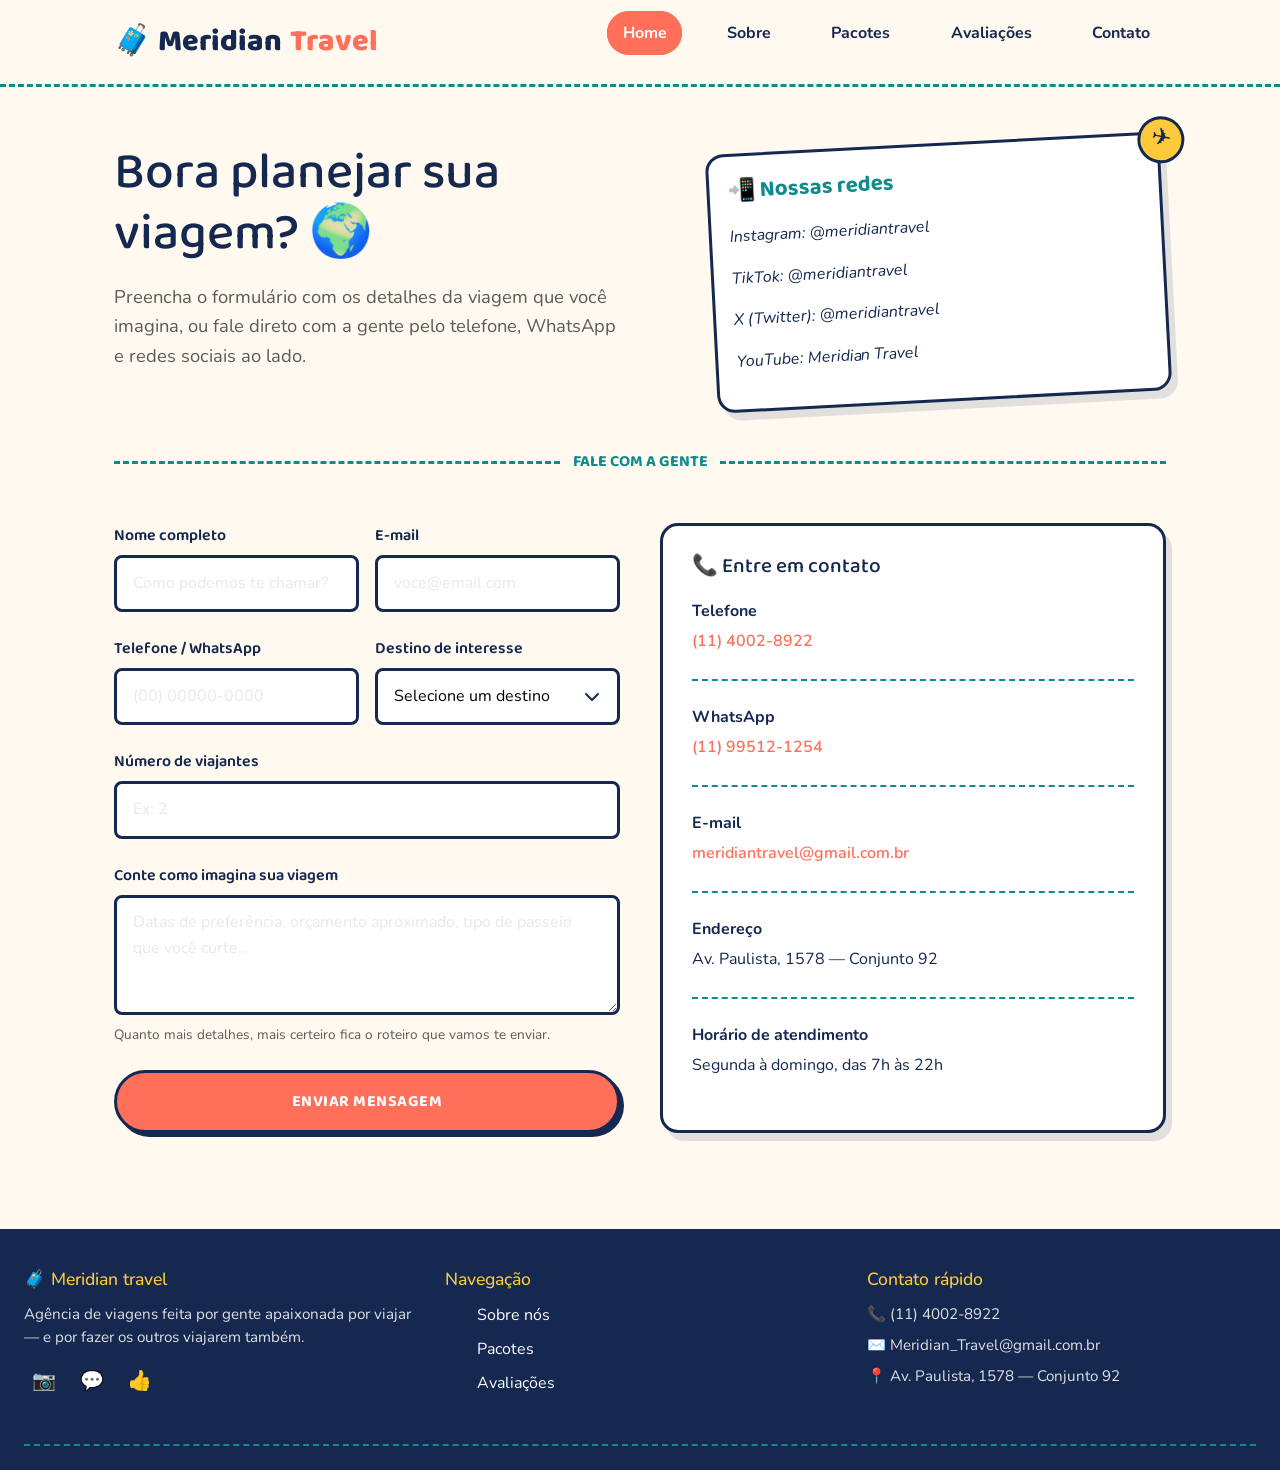
<file: Contato.html>
<!DOCTYPE html>
<html lang="pt-BR">

<head>
  <meta charset="UTF-8">
  <meta name="viewport" content="width=device-width, initial-scale=1.0">
  <title>Contato — Meridian Travel</title>
  <link rel="icon" href="https://th.bing.com/th/id/OIP.9bBPVVxENRC1uZ5atLbyDgHaI_?w=159&h=195&c=7&r=0&o=7&pid=1.7&rm=3" type="é o cong">
  <meta name="description" content="Fale com a agência de viagens Meridian Travel e comece a planejar sua próxima viagem.">
  <link href="https://cdn.jsdelivr.net/npm/bootstrap@5.3.3/dist/css/bootstrap.min.css" rel="stylesheet">
  <link rel="stylesheet" href="style/style.css">
</head>

<body>
  <header class="cabecalho">
    <nav class="nav-container">
      <a href="index.html" class="logo">🧳 Meridian<span>Travel</span></a>
      <ul class="menu">
        <li><a href="Index.html" aria-current="page">Home</a></li>
        <li><a href="Sobre.html">Sobre</a></li>
        <li><a href="Pacotes.html">Pacotes</a></li>
        <li><a href="Avaliacoes.html">Avaliações</a></li>
        <li><a href="Contato.html">Contato</a></li>
      </ul>
    </nav>
  </header>

  <main>
    <section class="hero">

      <div class="hero-texto">
        <h1>Bora planejar sua viagem? 🌍</h1>
        <p>Preencha o formulário com os detalhes da viagem que você imagina, ou fale direto com a gente pelo telefone, WhatsApp e redes sociais ao lado.</p>
      </div>
      <div class="selo-postal">
        <div class="destino">📲 Nossas redes</div>
        <p class="frase">Instagram: @meridiantravel</p>
        <p class="frase">TikTok: @meridiantravel</p>
        <p class="frase">X (Twitter): @meridiantravel</p>
        <p class="frase">YouTube: Meridian Travel</p>
      </div>
    </section>

    <div class="rota">FALE COM A GENTE</div>
    <section class="secao">
      <div class="duas-colunas">
        <form class="form-contato" action="#" method="post">
          <div class="linha-dupla">
            <div class="campo">
              <label for="nome">Nome completo</label>
              <input type="text" id="nome" name="nome" placeholder="Como podemos te chamar?" required>
            </div>
            <div class="campo">
              <label for="email">E-mail</label>
              <input type="email" id="email" name="email" placeholder="voce@email.com" required>
            </div>
          </div>

          <div class="linha-dupla">
            <div class="campo">
              <label for="telefone">Telefone / WhatsApp</label>
              <input type="tel" id="telefone" name="telefone" placeholder="(00) 00000-0000">
            </div>
            <div class="campo">
              <label for="destino">Destino de interesse</label>
              <select id="destino" name="destino">
                <option value="">Selecione um destino</option>
                <option value="jericoacoara">Jericoacoera, CE</option>
                <option value="chapada-diamantina">Chapada Diamantina, BA</option>
                <option value="rio-de-janeiro">Rio de Janeiro, RJ</option>
                <option value="bonito">Bonito, MS</option>
                <option value="lençóis">Lençóis Maranhenses, MA</option>
                <option value="foz">Foz do Iguaçu, PR</option>
                <option value="maragogi">Maragogi, AL</option>
                <option value="olimpia">Olimpia, PE</option>
                <option value="paris">Paris, França</option>
                <option value="lisboa">Lisboa, Portugal</option>
                <option value="bariloche">Bariloche, Argentina</option>
                <option value="nova-york">Nova York, EUA</option>
                <option value="marrakech">Marrakech, Marrocos</option>
                <option value="toqui">Tóquio, Japão</option>
                <option value="phuket">Phuket, Tailândia</option>
                <option value="roma">Roma, Itália</option>
                <option value="outro">Outro / ainda não sei</option>
              </select>
            </div>
          </div>

          <div class="campo">
            <label for="viajantes">Número de viajantes</label>
            <input type="number" id="viajantes" name="viajantes" min="1" max="10" placeholder="Ex: 2">
          </div>

          <div class="campo">
            <label for="mensagem">Conte como imagina sua viagem</label>
            <textarea id="mensagem" name="mensagem" placeholder="Datas de preferência, orçamento aproximado, tipo de passeio que você curte..."></textarea>
            <small>Quanto mais detalhes, mais certeiro fica o roteiro que vamos te enviar.</small>
          </div>

          <button type="submit" class="botao botao-principal">Enviar mensagem</button>
        </form>
        <div class="info-contato">
          <h3>📞 Entre em contato</h3>
          <div class="item-contato">
            <strong>Telefone</strong>
            <a href="tel:+551140028922">(11) 4002-8922</a>
          </div>
          <div class="item-contato">
            <strong>WhatsApp</strong>
            <a href="https://wa.me/5511995121254" target="_blank" rel="noreferrer">(11) 99512-1254</a>
          </div>
          <div class="item-contato">
            <strong>E-mail</strong>
            <a href="mailto:meridiantravel@gmail.com.br">meridiantravel@gmail.com.br</a>
          </div>
          <div class="item-contato">
            <strong>Endereço</strong>
            <span>Av. Paulista, 1578 — Conjunto 92</span>
          </div>
          <div class="item-contato">
            <strong>Horário de atendimento</strong>
            <span>Segunda à domingo, das 7h às 22h</span>
          </div>
        </div>

      </div>
    </section>

  </main>
  <footer class="rodape">
        <div class="rodape-conteudo">
            <div>
                <h4>🧳 Meridian travel</h4>
                <p>Agência de viagens feita por gente apaixonada por viajar — e por fazer os outros viajarem também.</p>
                <div class="redes-sociais">
                    <a href="Contato.html" aria-label="Instagram">📷</a>
                    <a href="Contato.html" aria-label="WhatsApp">💬</a>
                    <a href="Contato.html" aria-label="Facebook">👍</a>
                </div>
            </div>
            <div>
                <h4>Navegação</h4>
                <ul>
                    <li><a href="Sobre.html">Sobre nós</a></li>
                    <li><a href="Pacotes.html">Pacotes</a></li>
                    <li><a href="Avaliacoes.html">Avaliações</a></li>
                </ul>
            </div>
            <div>
                <h4>Contato rápido</h4>
                <p>📞 (11) 4002-8922</p>
                <p>✉️ Meridian_Travel@gmail.com.br</p>
                <p>📍 Av. Paulista, 1578 — Conjunto 92</p>
            </div>
        </div>
    </footer>
</body>
</html>
</file>
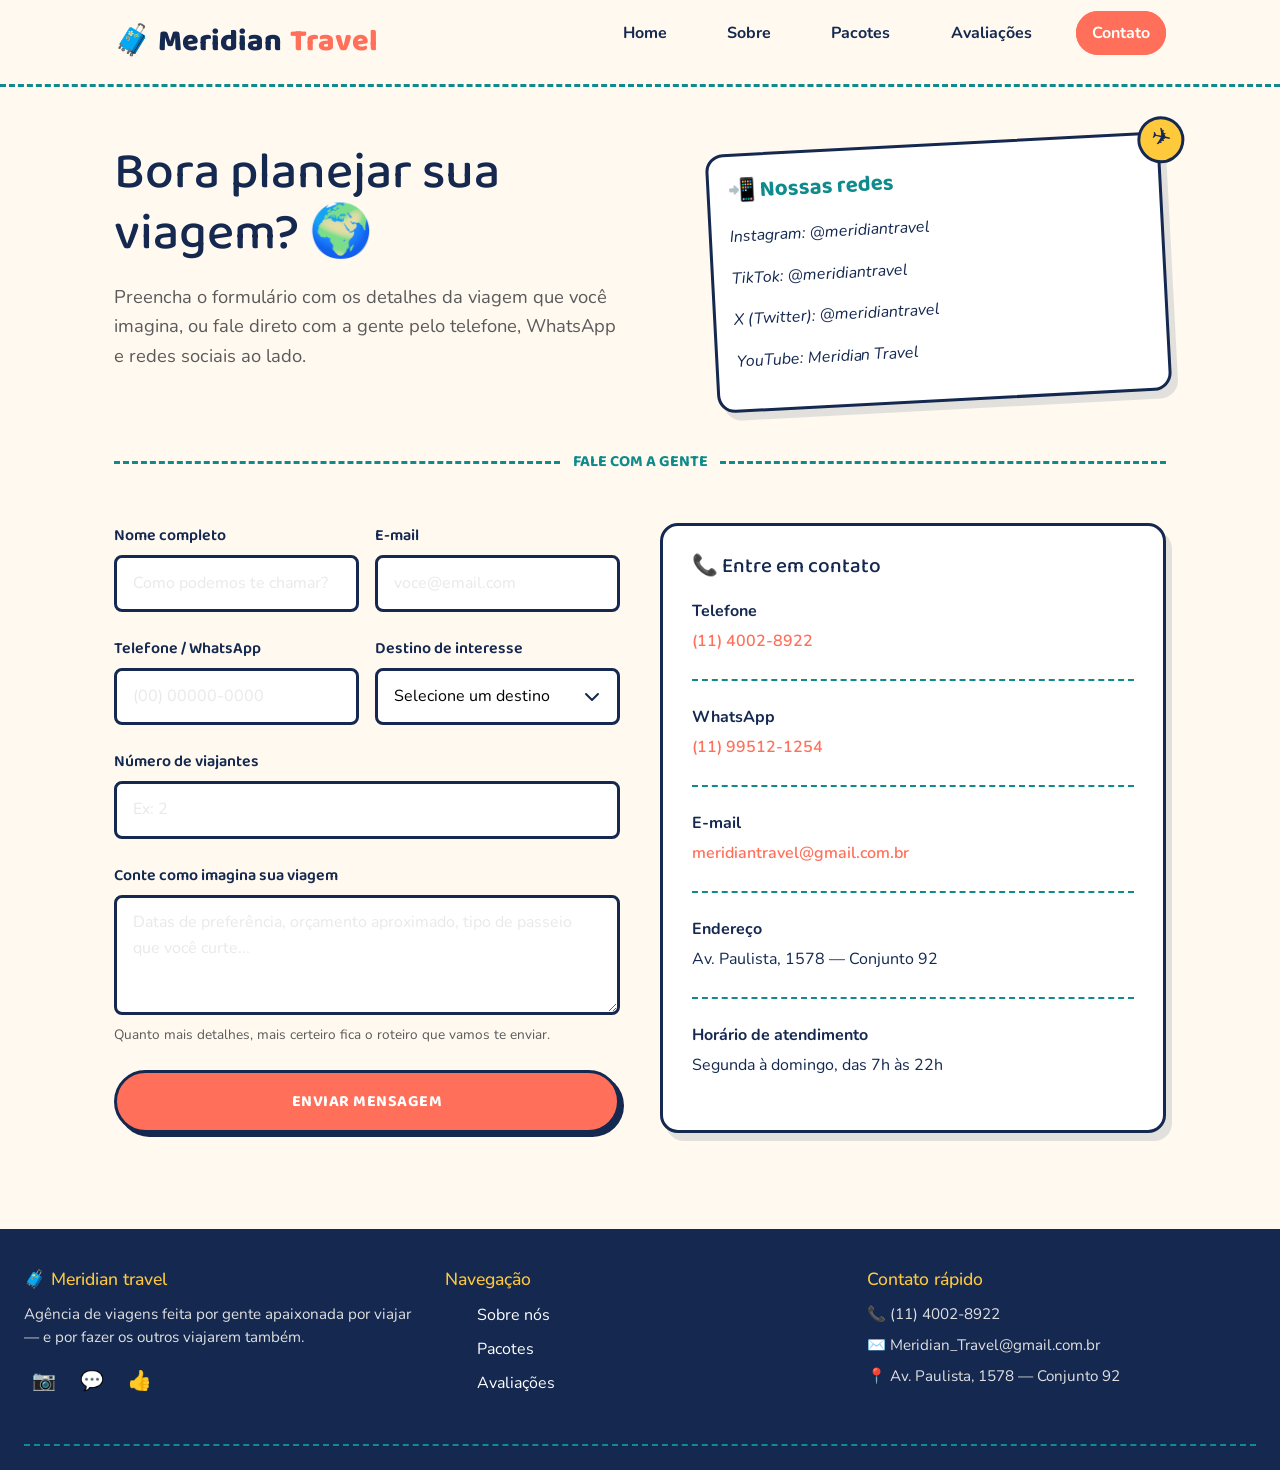
<file: contato.html>
<!DOCTYPE html>
<html lang="pt-BR">

<head>
  <meta charset="UTF-8">
  <meta name="viewport" content="width=device-width, initial-scale=1.0">
  <title>Contato — Meridian Travel</title>
  <link rel="icon" href="https://th.bing.com/th/id/OIP.9bBPVVxENRC1uZ5atLbyDgHaI_?w=159&h=195&c=7&r=0&o=7&pid=1.7&rm=3" type="é o cong">
  <meta name="description" content="Fale com a agência de viagens Meridian Travel e comece a planejar sua próxima viagem.">
  <link href="https://cdn.jsdelivr.net/npm/bootstrap@5.3.3/dist/css/bootstrap.min.css" rel="stylesheet">
  <link rel="stylesheet" href="style/style.css">
</head>

<body>
  <header class="cabecalho">
    <nav class="nav-container">
      <a href="index.html" class="logo">🧳 Meridian<span>Travel</span></a>
      <ul class="menu">
        <li><a href="index.html">Home</a></li>
        <li><a href="sobre.html">Sobre</a></li>
        <li><a href="pacotes.html">Pacotes</a></li>
        <li><a href="avaliacoes.html">Avaliações</a></li>
        <li><a href="contato.html" aria-current="page">Contato</a></li>
      </ul>
    </nav>
  </header>

  <main>
    <section class="hero">

      <div class="hero-texto">
        <h1>Bora planejar sua viagem? 🌍</h1>
        <p>Preencha o formulário com os detalhes da viagem que você imagina, ou fale direto com a gente pelo telefone, WhatsApp e redes sociais ao lado.</p>
      </div>
      <div class="selo-postal">
        <div class="destino">📲 Nossas redes</div>
        <p class="frase">Instagram: @meridiantravel</p>
        <p class="frase">TikTok: @meridiantravel</p>
        <p class="frase">X (Twitter): @meridiantravel</p>
        <p class="frase">YouTube: Meridian Travel</p>
      </div>
    </section>

    <div class="rota">FALE COM A GENTE</div>
    <section class="secao">
      <div class="duas-colunas">
        <form class="form-contato" action="#" method="post">
          <div class="linha-dupla">
            <div class="campo">
              <label for="nome">Nome completo</label>
              <input type="text" id="nome" name="nome" placeholder="Como podemos te chamar?" required>
            </div>
            <div class="campo">
              <label for="email">E-mail</label>
              <input type="email" id="email" name="email" placeholder="voce@email.com" required>
            </div>
          </div>

          <div class="linha-dupla">
            <div class="campo">
              <label for="telefone">Telefone / WhatsApp</label>
              <input type="tel" id="telefone" name="telefone" placeholder="(00) 00000-0000">
            </div>
            <div class="campo">
              <label for="destino">Destino de interesse</label>
              <select id="destino" name="destino">
                <option value="">Selecione um destino</option>
                <option value="jericoacoara">Jericoacoera, CE</option>
                <option value="chapada-diamantina">Chapada Diamantina, BA</option>
                <option value="rio-de-janeiro">Rio de Janeiro, RJ</option>
                <option value="bonito">Bonito, MS</option>
                <option value="lençóis">Lençóis Maranhenses, MA</option>
                <option value="foz">Foz do Iguaçu, PR</option>
                <option value="maragogi">Maragogi, AL</option>
                <option value="olimpia">Olimpia, PE</option>
                <option value="paris">Paris, França</option>
                <option value="lisboa">Lisboa, Portugal</option>
                <option value="bariloche">Bariloche, Argentina</option>
                <option value="nova-york">Nova York, EUA</option>
                <option value="marrakech">Marrakech, Marrocos</option>
                <option value="toqui">Tóquio, Japão</option>
                <option value="phuket">Phuket, Tailândia</option>
                <option value="roma">Roma, Itália</option>
                <option value="outro">Outro / ainda não sei</option>
              </select>
            </div>
          </div>

          <div class="campo">
            <label for="viajantes">Número de viajantes</label>
            <input type="number" id="viajantes" name="viajantes" min="1" max="10" placeholder="Ex: 2">
          </div>

          <div class="campo">
            <label for="mensagem">Conte como imagina sua viagem</label>
            <textarea id="mensagem" name="mensagem" placeholder="Datas de preferência, orçamento aproximado, tipo de passeio que você curte..."></textarea>
            <small>Quanto mais detalhes, mais certeiro fica o roteiro que vamos te enviar.</small>
          </div>

          <button type="submit" class="botao botao-principal">Enviar mensagem</button>
        </form>
        <div class="info-contato">
          <h3>📞 Entre em contato</h3>
          <div class="item-contato">
            <strong>Telefone</strong>
            <a href="tel:+551140028922">(11) 4002-8922</a>
          </div>
          <div class="item-contato">
            <strong>WhatsApp</strong>
            <a href="https://wa.me/5511995121254" target="_blank" rel="noreferrer">(11) 99512-1254</a>
          </div>
          <div class="item-contato">
            <strong>E-mail</strong>
            <a href="mailto:meridiantravel@gmail.com.br">meridiantravel@gmail.com.br</a>
          </div>
          <div class="item-contato">
            <strong>Endereço</strong>
            <span>Av. Paulista, 1578 — Conjunto 92</span>
          </div>
          <div class="item-contato">
            <strong>Horário de atendimento</strong>
            <span>Segunda à domingo, das 7h às 22h</span>
          </div>
        </div>

      </div>
    </section>

  </main>
  <footer class="rodape">
        <div class="rodape-conteudo">
            <div>
                <h4>🧳 Meridian travel</h4>
                <p>Agência de viagens feita por gente apaixonada por viajar — e por fazer os outros viajarem também.</p>
                <div class="redes-sociais">
                    <a href="Contato.html" aria-label="Instagram">📷</a>
                    <a href="Contato.html" aria-label="WhatsApp">💬</a>
                    <a href="Contato.html" aria-label="Facebook">👍</a>
                </div>
            </div>
            <div>
                <h4>Navegação</h4>
                <ul>
                    <li><a href="Sobre.html">Sobre nós</a></li>
                    <li><a href="Pacotes.html">Pacotes</a></li>
                    <li><a href="Avaliacoes.html">Avaliações</a></li>
                </ul>
            </div>
            <div>
                <h4>Contato rápido</h4>
                <p>📞 (11) 4002-8922</p>
                <p>✉️ Meridian_Travel@gmail.com.br</p>
                <p>📍 Av. Paulista, 1578 — Conjunto 92</p>
            </div>
        </div>
    </footer>
</body>
</html>
</file>
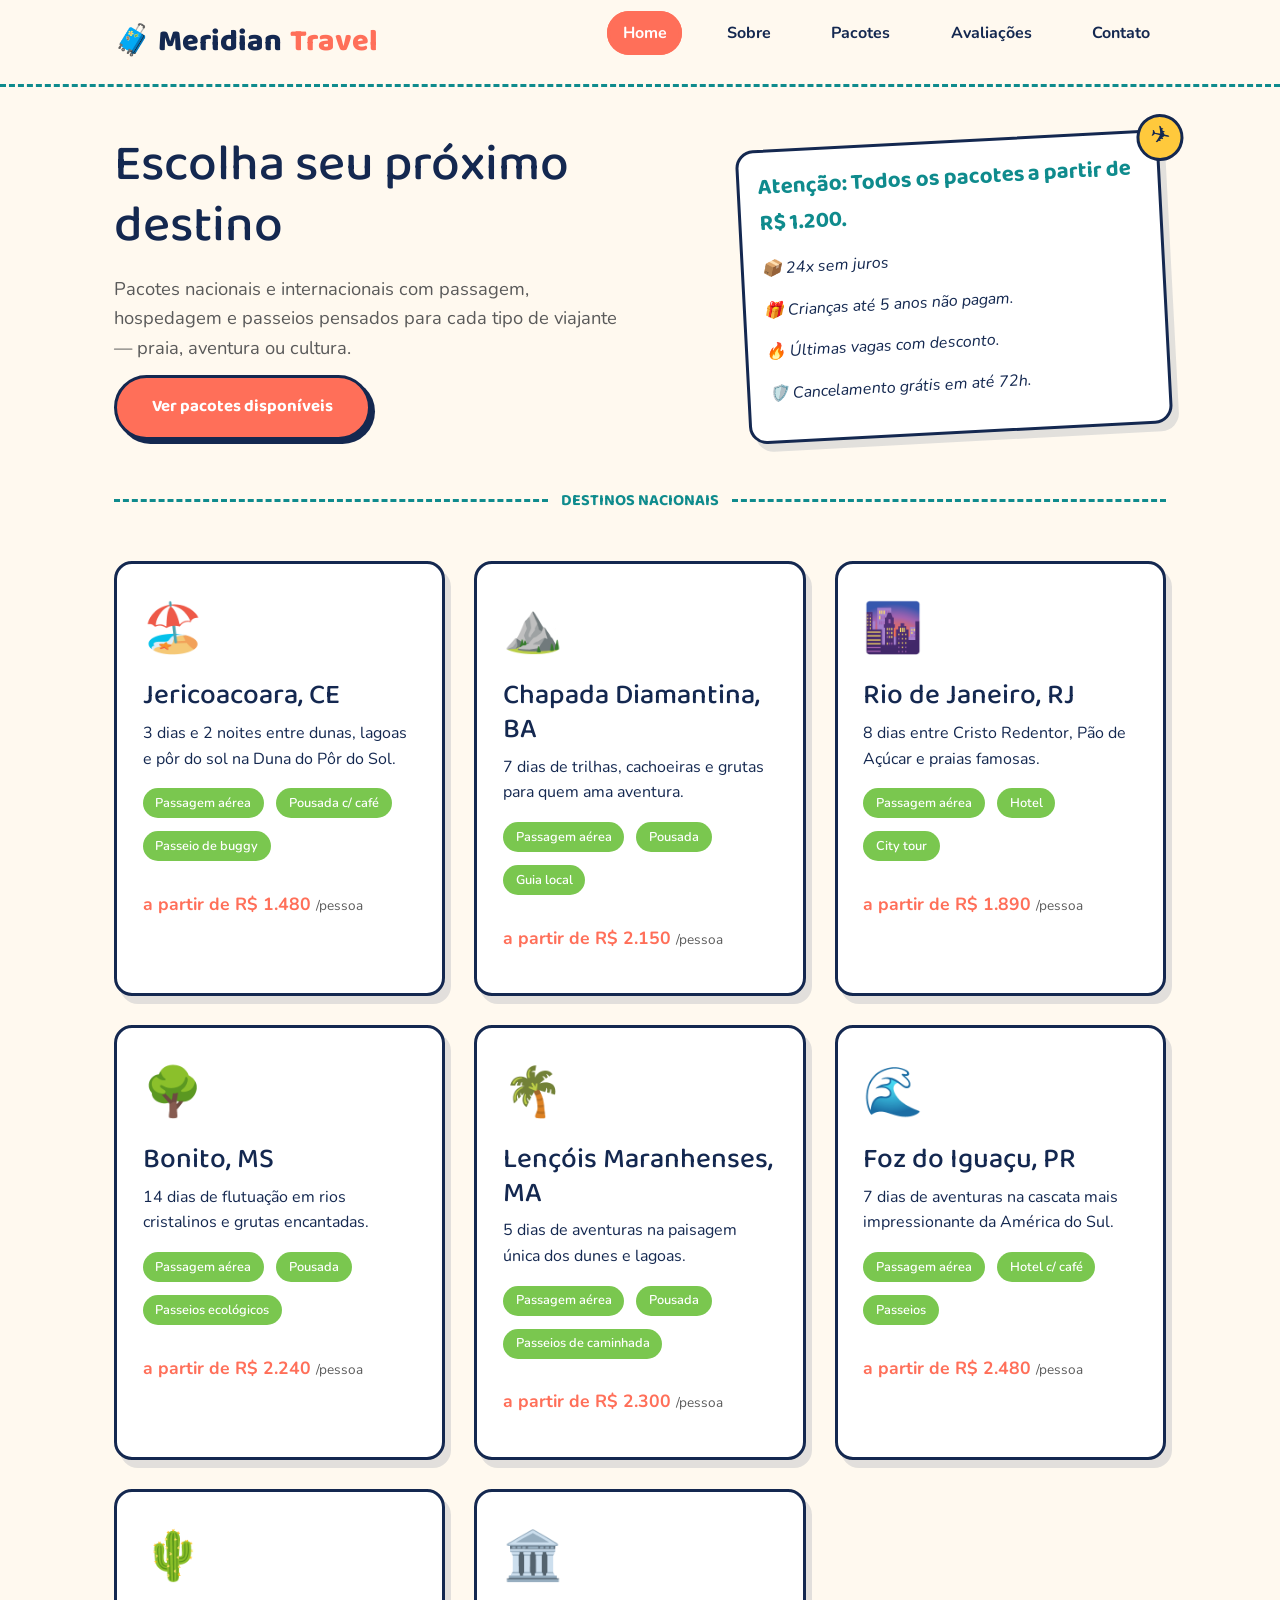
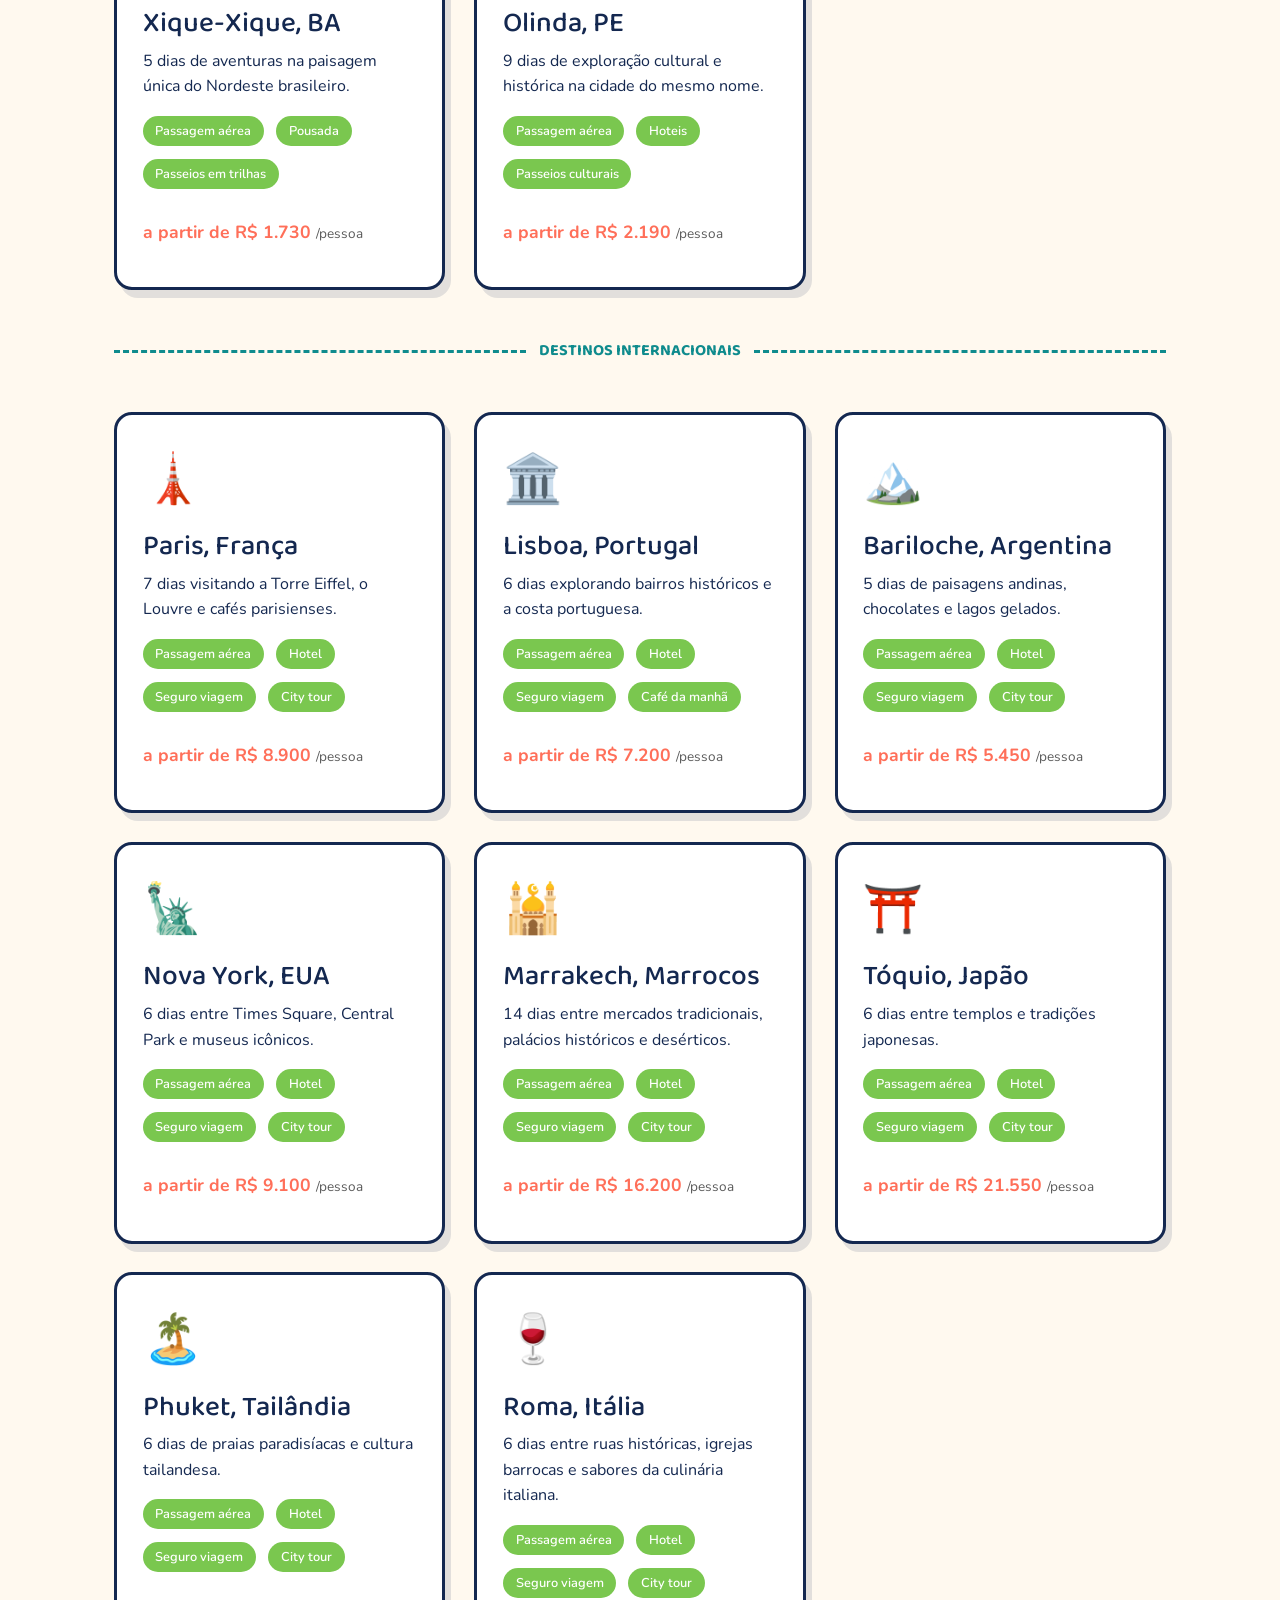
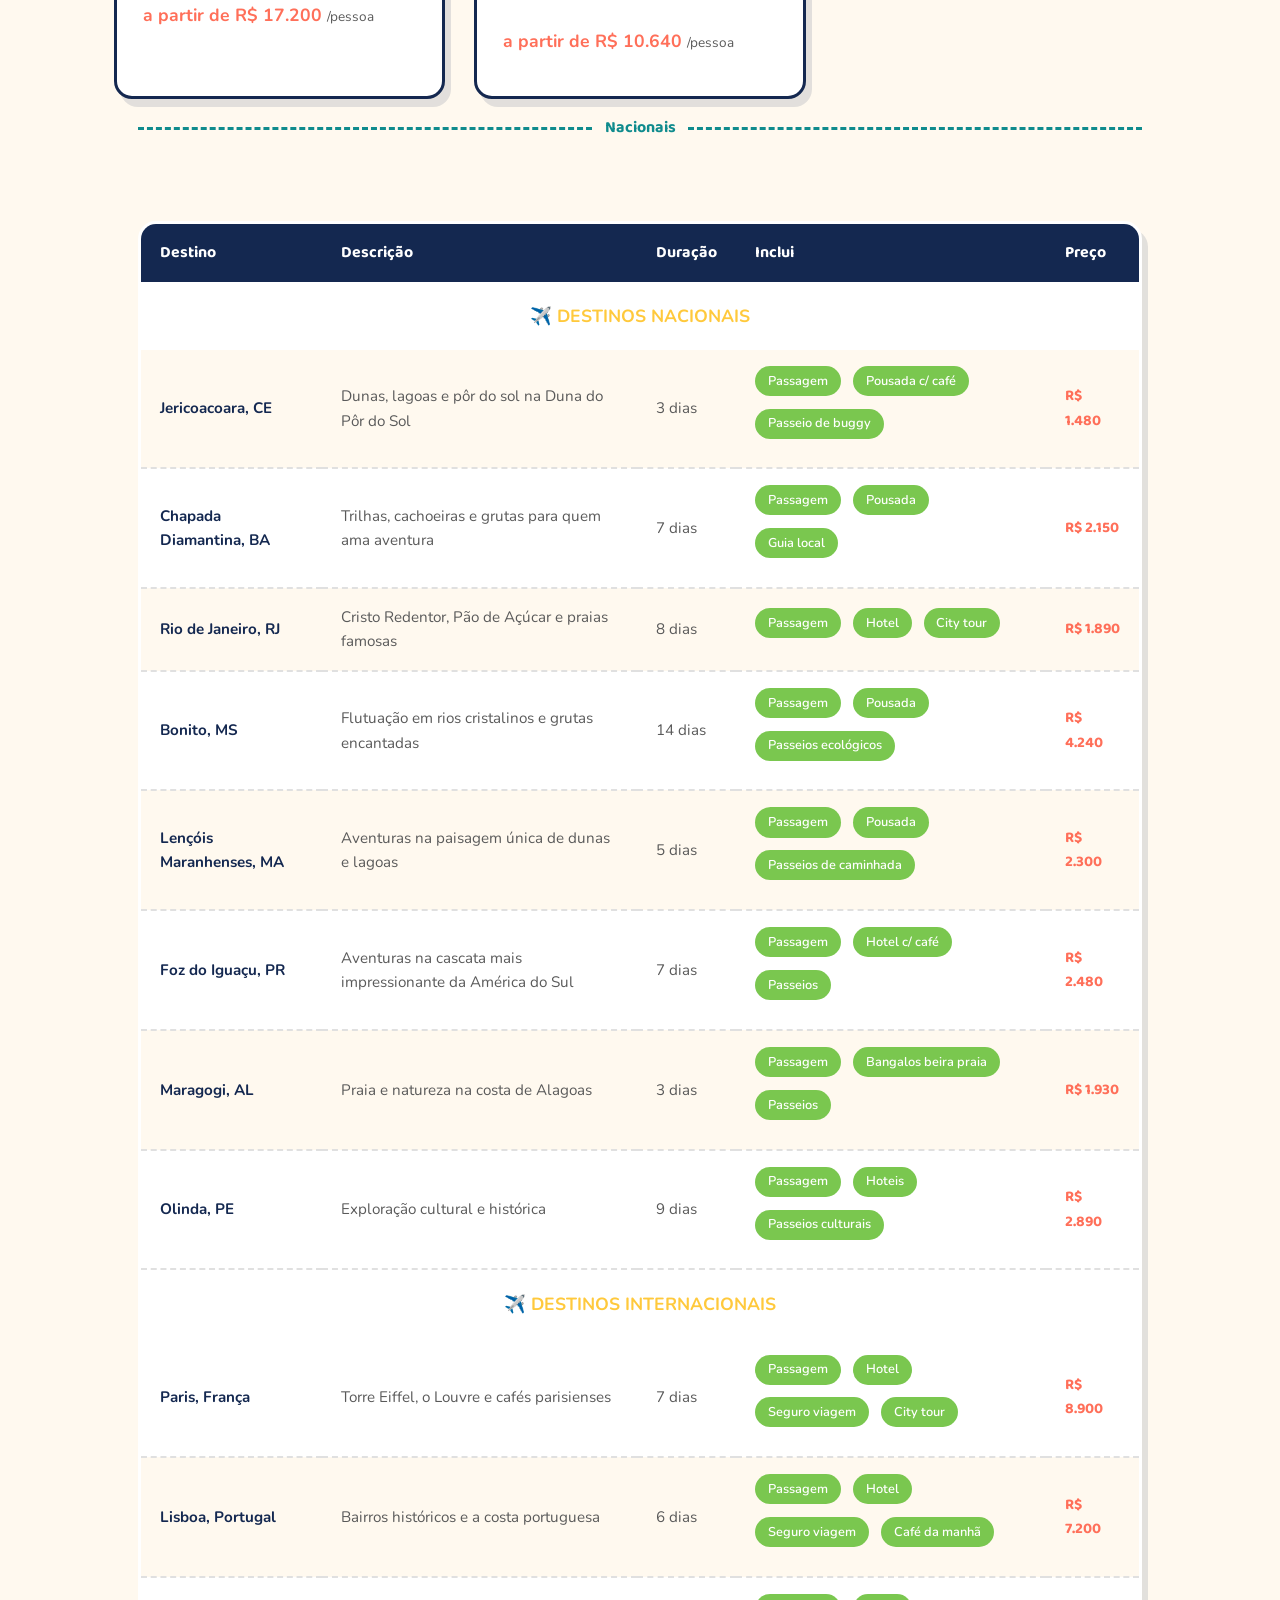
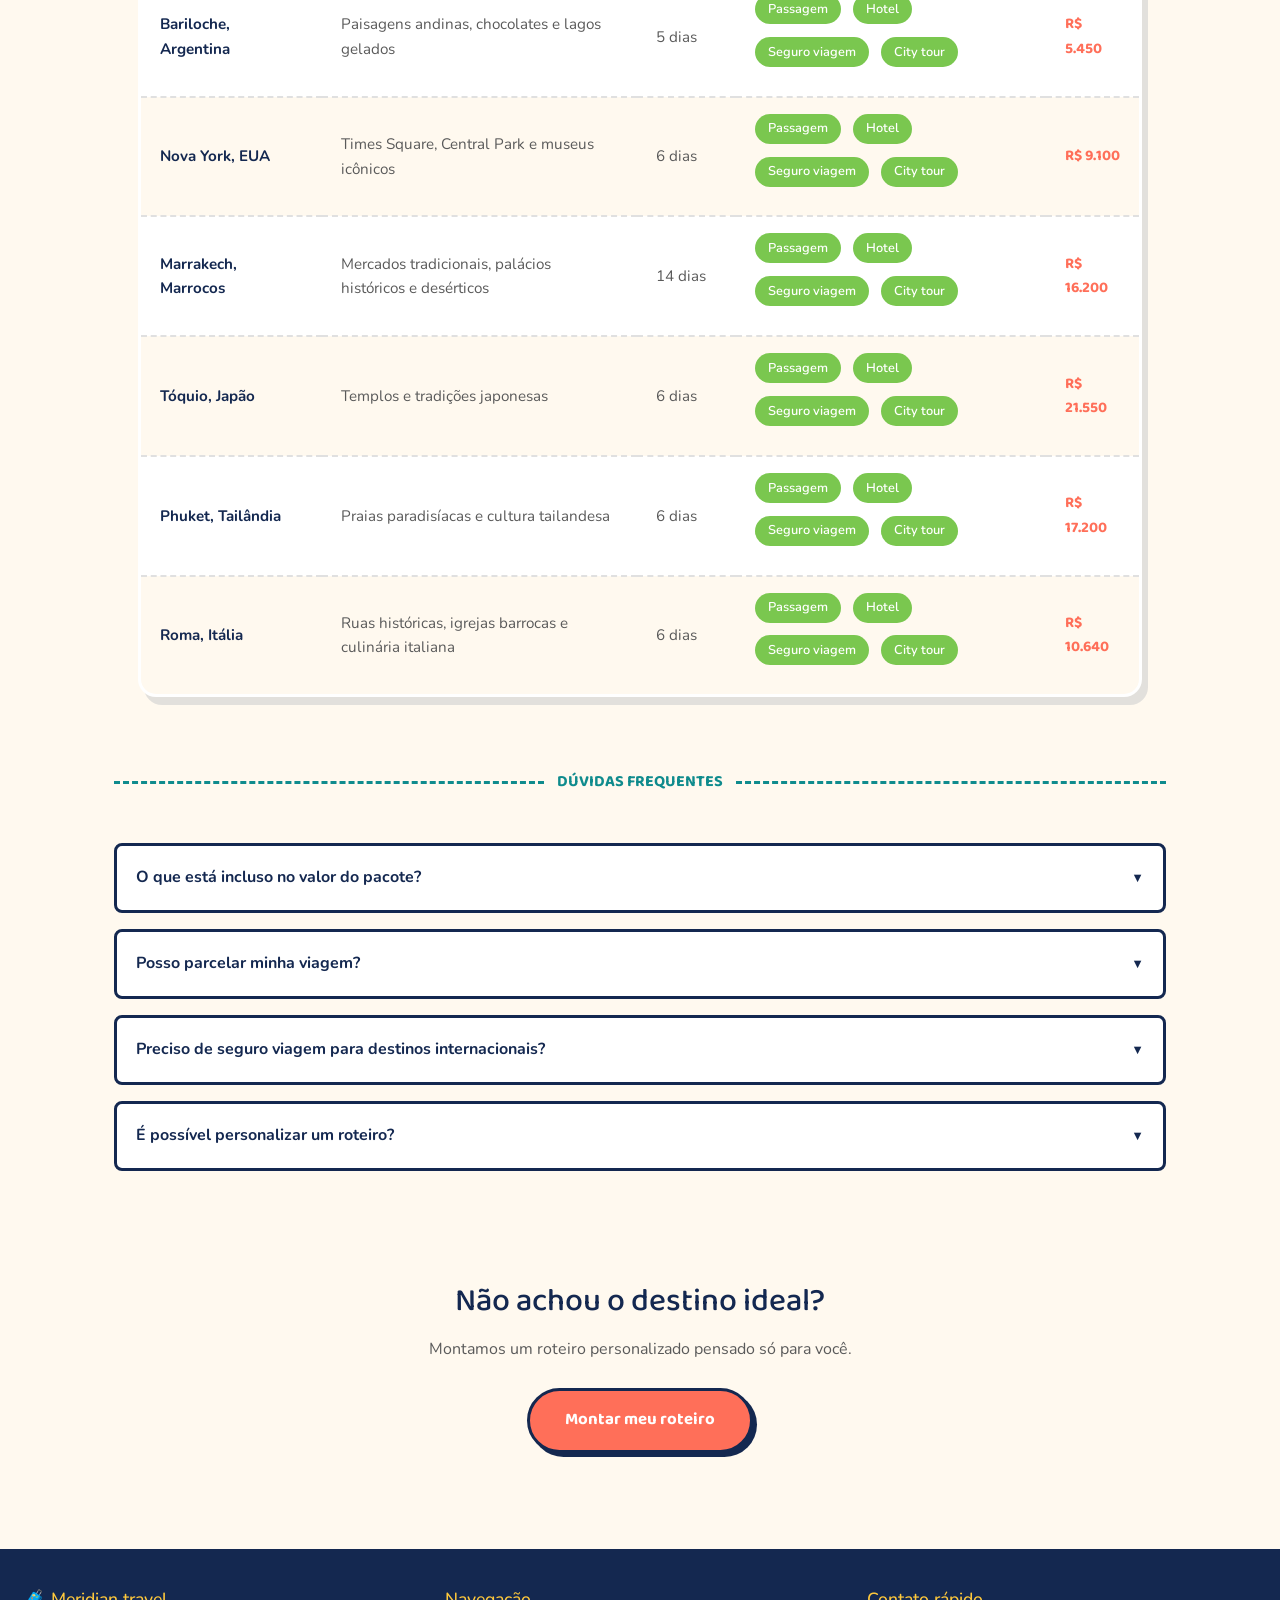
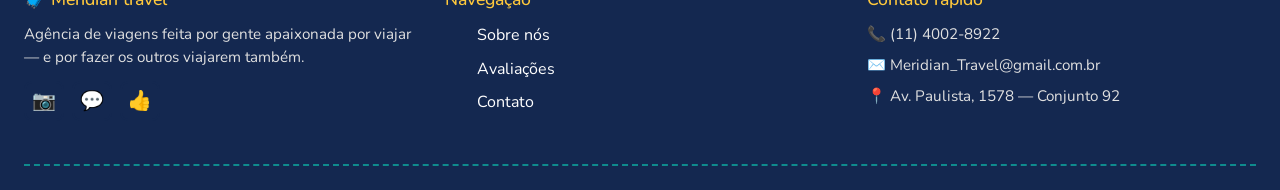
<file: Pacotes.html>
<!DOCTYPE html>
<html lang="pt-BR">

<head>
  <meta charset="UTF-8">
  <meta name="viewport" content="width=device-width, initial-scale=1.0">
  <title>Pacotes de viagem — Meridian Travel</title>
  <link rel="icon" href="https://th.bing.com/th/id/OIP.9bBPVVxENRC1uZ5atLbyDgHaI_?w=159&h=195&c=7&r=0&o=7&pid=1.7&rm=3" type="é o cong">
  <meta name="description"
    content="Confira os pacotes de viagem nacionais e internacionais da agência Meridian Travel, com preços e o que está incluso.">
  <link href="https://cdn.jsdelivr.net/npm/bootstrap@5.3.3/dist/css/bootstrap.min.css" rel="stylesheet">
  <link rel="stylesheet" href="style/style.css">
</head>

<body>
  <header class="cabecalho">
    <nav class="nav-container">
      <a href="index.html" class="logo">🧳 Meridian<span>Travel</span></a>
      <ul class="menu">
        <li><a href="Index.html" aria-current="page">Home</a></li>
        <li><a href="Sobre.html">Sobre</a></li>
        <li><a href="Pacotes.html">Pacotes</a></li>
        <li><a href="Avaliacoes.html">Avaliações</a></li>
        <li><a href="Contato.html">Contato</a></li>
      </ul>
    </nav>
  </header>

  <main>
    <section class="secao">
      <div class="row align-items-center g-4">
        <div class="hero-texto col-lg-7">
          <h1>Escolha seu próximo destino</h1>
          <p>Pacotes nacionais e internacionais com passagem, hospedagem e passeios pensados para cada tipo de viajante —
            praia, aventura ou cultura.</p>
          <div class="hero-botoes">
            <a href="#todos-pacotes" class="botao botao-principal">Ver pacotes disponíveis</a>
          </div>
        </div>
        <div class="col-lg-5">
          <div class="selo-postal">
            <div class="destino">Atenção: Todos os pacotes a partir de R$ 1.200.</div>
            <p class="frase">📦 24x sem juros</p>
            <p class="frase">🎁 Crianças até 5 anos não pagam.</p>
            <p class="frase">🔥 Últimas vagas com desconto.</p>
            <p class="frase">🛡️ Cancelamento grátis em até 72h.</p>
          </div>
        </div>
      </div>
    </section>

    <div class="rota">DESTINOS NACIONAIS</div>
    <section class="secao" id="todos-pacotes">
      <div class="grade-cartoes">
        <article class="cartao">
          <div class="emoji-destino">🏖️</div>
          <h3>Jericoacoara, CE</h3>
          <p>3 dias e 2 noites entre dunas, lagoas e pôr do sol na Duna do Pôr do Sol.</p>
          <span class="tag-inclui">Passagem aérea</span>
          <span class="tag-inclui">Pousada c/ café</span>
          <span class="tag-inclui">Passeio de buggy</span>
          <p class="preco">a partir de R$ 1.480 <small>/pessoa</small></p>
        </article>
        <article class="cartao">
          <div class="emoji-destino">⛰️</div>
          <h3>Chapada Diamantina, BA</h3>
          <p>7 dias de trilhas, cachoeiras e grutas para quem ama aventura.</p>
          <span class="tag-inclui">Passagem aérea</span>
          <span class="tag-inclui">Pousada</span>
          <span class="tag-inclui">Guia local</span>
          <p class="preco">a partir de R$ 2.150 <small>/pessoa</small></p>
        </article>
        <article class="cartao">
          <div class="emoji-destino">🌆</div>
          <h3>Rio de Janeiro, RJ</h3>
          <p>8 dias entre Cristo Redentor, Pão de Açúcar e praias famosas.</p>
          <span class="tag-inclui">Passagem aérea</span>
          <span class="tag-inclui">Hotel</span>
          <span class="tag-inclui">City tour</span>
          <p class="preco">a partir de R$ 1.890 <small>/pessoa</small></p>
        </article>
        <article class="cartao">
          <div class="emoji-destino">🌳</div>
          <h3>Bonito, MS</h3>
          <p>14 dias de flutuação em rios cristalinos e grutas encantadas.</p>
          <span class="tag-inclui">Passagem aérea</span>
          <span class="tag-inclui">Pousada</span>
          <span class="tag-inclui">Passeios ecológicos</span>
          <p class="preco">a partir de R$ 2.240 <small>/pessoa</small></p>
        </article>
        <article class="cartao">
          <div class="emoji-destino">🌴</div>
          <h3>Lençóis Maranhenses, MA</h3>
          <p>5 dias de aventuras na paisagem única dos dunes e lagoas.</p>
          <span class="tag-inclui">Passagem aérea</span>
          <span class="tag-inclui">Pousada</span>
          <span class="tag-inclui">Passeios de caminhada</span>
          <p class="preco">a partir de R$ 2.300 <small>/pessoa</small></p>
        </article>
        <article class="cartao">
          <div class="emoji-destino">🌊</div>
          <h3>Foz do Iguaçu, PR</h3>
          <p>7 dias de aventuras na cascata mais impressionante da América do Sul.</p>
          <span class="tag-inclui">Passagem aérea</span>
          <span class="tag-inclui">Hotel c/ café</span>
          <span class="tag-inclui">Passeios</span>
          <p class="preco">a partir de R$ 2.480 <small>/pessoa</small></p>
        </article>
        <article class="cartao">
          <div class="emoji-destino">🌵</div>
          <h3>Xique-Xique, BA</h3>
          <p>5 dias de aventuras na paisagem única do Nordeste brasileiro.</p>
          <span class="tag-inclui">Passagem aérea</span>
          <span class="tag-inclui">Pousada</span>
          <span class="tag-inclui">Passeios em trilhas</span>
          <p class="preco">a partir de R$ 1.730 <small>/pessoa</small></p>
        </article>
        <article class="cartao">
          <div class="emoji-destino">🏛️</div>
          <h3>Olinda, PE</h3>
          <p>9 dias de exploração cultural e histórica na cidade do mesmo nome.</p>
          <span class="tag-inclui">Passagem aérea</span>
          <span class="tag-inclui">Hoteis</span>
          <span class="tag-inclui">Passeios culturais</span>
          <p class="preco">a partir de R$ 2.190 <small>/pessoa</small></p>
        </article>
      </div>
    </section>

    <div class="rota">DESTINOS INTERNACIONAIS</div>
    <section class="secao">
      <div class="grade-cartoes">
        <article class="cartao">
          <div class="emoji-destino">🗼</div>
          <h3>Paris, França</h3>
          <p>7 dias visitando a Torre Eiffel, o Louvre e cafés parisienses.</p>
          <span class="tag-inclui">Passagem aérea</span>
          <span class="tag-inclui">Hotel</span>
          <span class="tag-inclui">Seguro viagem</span>
          <span class="tag-inclui">City tour</span>
          <p class="preco">a partir de R$ 8.900 <small>/pessoa</small></p>
        </article>
        <article class="cartao">
          <div class="emoji-destino">🏛️</div>
          <h3>Lisboa, Portugal</h3>
          <p>6 dias explorando bairros históricos e a costa portuguesa.</p>
          <span class="tag-inclui">Passagem aérea</span>
          <span class="tag-inclui">Hotel</span>
          <span class="tag-inclui">Seguro viagem</span>
          <span class="tag-inclui">Café da manhã</span>
          <p class="preco">a partir de R$ 7.200 <small>/pessoa</small></p>
        </article>
        <article class="cartao">
          <div class="emoji-destino">🏔️</div>
          <h3>Bariloche, Argentina</h3>
          <p>5 dias de paisagens andinas, chocolates e lagos gelados.</p>
          <span class="tag-inclui">Passagem aérea</span>
          <span class="tag-inclui">Hotel</span>
          <span class="tag-inclui">Seguro viagem</span>
          <span class="tag-inclui">City tour</span>
          <p class="preco">a partir de R$ 5.450 <small>/pessoa</small></p>
        </article>
        <article class="cartao">
          <div class="emoji-destino">🗽</div>
          <h3>Nova York, EUA</h3>
          <p>6 dias entre Times Square, Central Park e museus icônicos.</p>
          <span class="tag-inclui">Passagem aérea</span>
          <span class="tag-inclui">Hotel</span>
          <span class="tag-inclui">Seguro viagem</span>
          <span class="tag-inclui">City tour</span>
          <p class="preco">a partir de R$ 9.100 <small>/pessoa</small></p>
        </article>
        <article class="cartao">
          <div class="emoji-destino">🕌 </div>
          <h3>Marrakech, Marrocos</h3>
          <p>14 dias entre mercados tradicionais, palácios históricos e desérticos.</p>
          <span class="tag-inclui">Passagem aérea</span>
          <span class="tag-inclui">Hotel</span>
          <span class="tag-inclui">Seguro viagem</span>
          <span class="tag-inclui">City tour</span>
          <p class="preco">a partir de R$ 16.200 <small>/pessoa</small></p>
        </article>
        <article class="cartao">
          <div class="emoji-destino">⛩️</div>
          <h3>Tóquio, Japão</h3>
          <p>6 dias entre templos e tradições japonesas.</p>
          <span class="tag-inclui">Passagem aérea</span>
          <span class="tag-inclui">Hotel</span>
          <span class="tag-inclui">Seguro viagem</span>
          <span class="tag-inclui">City tour</span>
          <p class="preco">a partir de R$ 21.550 <small>/pessoa</small></p>
        </article>
        <article class="cartao">
          <div class="emoji-destino">🏝️</div>
          <h3>Phuket, Tailândia</h3>
          <p>6 dias de praias paradisíacas e cultura tailandesa.</p>
          <span class="tag-inclui">Passagem aérea</span>
          <span class="tag-inclui">Hotel</span>
          <span class="tag-inclui">Seguro viagem</span>
          <span class="tag-inclui">City tour</span>
          <p class="preco">a partir de R$ 17.200 <small>/pessoa</small></p>
        </article>
        <article class="cartao">
          <div class="emoji-destino">🍷</div>
          <h3>Roma, Itália</h3>
          <p>6 dias entre ruas históricas, igrejas barrocas e sabores da culinária italiana.</p>
          <span class="tag-inclui">Passagem aérea</span>
          <span class="tag-inclui">Hotel</span>
          <span class="tag-inclui">Seguro viagem</span>
          <span class="tag-inclui">City tour</span>
          <p class="preco">a partir de R$ 10.640 <small>/pessoa</small></p>
        </article>
      </div>

      <p><div class="rota">Nacionais</div></p>
      <div class="tabela-wrapper">
        <table class="tabela">
          <thead>
            <tr>
              <th>Destino</th>
              <th>Descrição</th>
              <th>Duração</th>
              <th>Inclui</th>
              <th>Preço</th>
            </tr>
          </thead>
          <tbody>
            <tr style="height: 30px; background: transparent;">
              <td colspan="5"
                style="text-align: center; font-weight: 700; color: var(--amarelo-sol); padding: 20px 0; border: none; font-size: 1.1rem;">
                ✈️ DESTINOS NACIONAIS</td>
            </tr>
            <tr>
              <td><strong>Jericoacoara, CE</strong></td>
              <td>Dunas, lagoas e pôr do sol na Duna do Pôr do Sol</td>
              <td>3 dias</td>
              <td><span class="tag-inclui">Passagem</span> <span class="tag-inclui">Pousada c/ café</span> <span class="tag-inclui">Passeio de buggy</span></td>
              <td class="preco-tabela">R$ 1.480</td>
            </tr>
            <tr>
              <td><strong>Chapada Diamantina, BA</strong></td>
              <td>Trilhas, cachoeiras e grutas para quem ama aventura</td>
              <td>7 dias</td>
              <td><span class="tag-inclui">Passagem</span> <span class="tag-inclui">Pousada</span> <span class="tag-inclui">Guia local</span></td>
              <td class="preco-tabela">R$ 2.150</td>
            </tr>
            <tr>
              <td><strong>Rio de Janeiro, RJ</strong></td>
              <td>Cristo Redentor, Pão de Açúcar e praias famosas</td>
              <td>8 dias</td>
              <td><span class="tag-inclui">Passagem</span> <span class="tag-inclui">Hotel</span> <span class="tag-inclui">City tour</span></td>
              <td class="preco-tabela">R$ 1.890</td>
            </tr>
            <tr>
              <td><strong>Bonito, MS</strong></td>
              <td>Flutuação em rios cristalinos e grutas encantadas</td>
              <td>14 dias</td>
              <td><span class="tag-inclui">Passagem</span> <span class="tag-inclui">Pousada</span> <span class="tag-inclui">Passeios ecológicos</span></td>
              <td class="preco-tabela">R$ 4.240</td>
            </tr>
            <tr>
              <td><strong>Lençóis Maranhenses, MA</strong></td>
              <td>Aventuras na paisagem única de dunas e lagoas</td>
              <td>5 dias</td>
              <td><span class="tag-inclui">Passagem</span> <span class="tag-inclui">Pousada</span> <span class="tag-inclui">Passeios de caminhada</span></td>
              <td class="preco-tabela">R$ 2.300</td>
            </tr>
            <tr>
              <td><strong>Foz do Iguaçu, PR</strong></td>
              <td>Aventuras na cascata mais impressionante da América do Sul</td>
              <td>7 dias</td>
              <td><span class="tag-inclui">Passagem</span> <span class="tag-inclui">Hotel c/ café</span> <span class="tag-inclui">Passeios</span></td>
              <td class="preco-tabela">R$ 2.480</td>
            </tr>
            <tr>
              <td><strong>Maragogi, AL</strong></td>
              <td>Praia e natureza na costa de Alagoas</td>
              <td>3 dias</td>
              <td><span class="tag-inclui">Passagem</span> <span class="tag-inclui">Bangalos beira praia</span> <span class="tag-inclui">Passeios</span></td>
              <td class="preco-tabela">R$ 1.930</td>
            </tr>
            <tr>
              <td><strong>Olinda, PE</strong></td>
              <td>Exploração cultural e histórica</td>
              <td>9 dias</td>
              <td><span class="tag-inclui">Passagem</span> <span class="tag-inclui">Hoteis</span> <span class="tag-inclui">Passeios culturais</span></td>
              <td class="preco-tabela">R$ 2.890</td>
            </tr>
            <tr style="height: 30px; background: transparent;">
              <td colspan="5" style="text-align: center; font-weight: 700; color: var(--amarelo-sol); padding: 20px 0; border: none; font-size: 1.1rem;">✈️ DESTINOS INTERNACIONAIS</td>
            </tr>
            <tr>
              <td><strong>Paris, França</strong></td>
              <td>Torre Eiffel, o Louvre e cafés parisienses</td>
              <td>7 dias</td>
              <td><span class="tag-inclui">Passagem</span> <span class="tag-inclui">Hotel</span> <span class="tag-inclui">Seguro
                  viagem</span> <span class="tag-inclui">City tour</span></td>
              <td class="preco-tabela">R$ 8.900</td>
            </tr>
            <tr>
              <td><strong>Lisboa, Portugal</strong></td>
              <td>Bairros históricos e a costa portuguesa</td>
              <td>6 dias</td>
              <td><span class="tag-inclui">Passagem</span> <span class="tag-inclui">Hotel</span> <span class="tag-inclui">Seguro
                  viagem</span> <span class="tag-inclui">Café da manhã</span></td>
              <td class="preco-tabela">R$ 7.200</td>
            </tr>
            <tr>
              <td><strong>Bariloche, Argentina</strong></td>
              <td>Paisagens andinas, chocolates e lagos gelados</td>
              <td>5 dias</td>
              <td><span class="tag-inclui">Passagem</span> <span class="tag-inclui">Hotel</span> <span class="tag-inclui">Seguro
                  viagem</span> <span class="tag-inclui">City tour</span></td>
              <td class="preco-tabela">R$ 5.450</td>
            </tr>
            <tr>
              <td><strong>Nova York, EUA</strong></td>
              <td>Times Square, Central Park e museus icônicos</td>
              <td>6 dias</td>
              <td><span class="tag-inclui">Passagem</span> <span class="tag-inclui">Hotel</span> <span class="tag-inclui">Seguro
                  viagem</span> <span class="tag-inclui">City tour</span></td>
              <td class="preco-tabela">R$ 9.100</td>
            </tr>
            <tr>
              <td><strong>Marrakech, Marrocos</strong></td>
              <td>Mercados tradicionais, palácios históricos e desérticos</td>
              <td>14 dias</td>
              <td><span class="tag-inclui">Passagem</span> <span class="tag-inclui">Hotel</span> <span class="tag-inclui">Seguro
                  viagem</span> <span class="tag-inclui">City tour</span></td>
              <td class="preco-tabela">R$ 16.200</td>
            </tr>
            <tr>
              <td><strong>Tóquio, Japão</strong></td>
              <td>Templos e tradições japonesas</td>
              <td>6 dias</td>
              <td><span class="tag-inclui">Passagem</span> <span class="tag-inclui">Hotel</span> <span class="tag-inclui">Seguro
                  viagem</span> <span class="tag-inclui">City tour</span></td>
              <td class="preco-tabela">R$ 21.550</td>
            </tr>
            <tr>
              <td><strong>Phuket, Tailândia</strong></td>
              <td>Praias paradisíacas e cultura tailandesa</td>
              <td>6 dias</td>
              <td><span class="tag-inclui">Passagem</span> <span class="tag-inclui">Hotel</span> <span class="tag-inclui">Seguro
                  viagem</span> <span class="tag-inclui">City tour</span></td>
              <td class="preco-tabela">R$ 17.200</td>
            </tr>
            <tr>
              <td><strong>Roma, Itália</strong></td>
              <td>Ruas históricas, igrejas barrocas e culinária italiana</td>
              <td>6 dias</td>
              <td><span class="tag-inclui">Passagem</span> <span class="tag-inclui">Hotel</span> <span class="tag-inclui">Seguro
                  viagem</span> <span class="tag-inclui">City tour</span></td>
              <td class="preco-tabela">R$ 10.640</td>
            </tr>
          </tbody>
        </table>
      </div>
    </section>

    <div class="rota">DÚVIDAS FREQUENTES</div>
    <section class="secao">
      <details class="faq-item">
        <summary>O que está incluso no valor do pacote?</summary>
        <p>Passagem aérea de ida e volta, hospedagem no período informado e os passeios listados no cartão de cada
          destino. Refeições e passeios extras podem ser combinados à parte.</p>
      </details>
      <details class="faq-item">
        <summary>Posso parcelar minha viagem?</summary>
        <p>Sim! Pacotes acima de R$ 1.200 podem ser parcelados em até 12x sem juros no cartão de crédito.</p>
      </details>
      <details class="faq-item">
        <summary>Preciso de seguro viagem para destinos internacionais?</summary>
        <p>Recomendamos fortemente. Alguns países exigem seguro viagem obrigatório — nossa equipe informa a exigência de
          cada destino na hora da compra.</p>
      </details>
      <details class="faq-item">
        <summary>É possível personalizar um roteiro?</summary>
        <p>Sim, todos os pacotes podem ser ajustados. É só falar com um de nossos consultores pela página de contato.
        </p>
      </details>
    </section>
    <section class="secao" style="text-align:center;">
      <h2 style="margin-bottom:1rem;">Não achou o destino ideal?</h2>
      <p style="color:var(--cinza-texto); max-width:50ch; margin:0 auto 1.6rem;">Montamos um roteiro personalizado
        pensado só para você.</p>
      <a href="contato.html" class="botao botao-principal">Montar meu roteiro</a>
    </section>

  </main>
  <footer class="rodape">
        <div class="rodape-conteudo">
            <div>
                <h4>🧳 Meridian travel</h4>
                <p>Agência de viagens feita por gente apaixonada por viajar — e por fazer os outros viajarem também.</p>
                <div class="redes-sociais">
                    <a href="Contato.html" aria-label="Instagram">📷</a>
                    <a href="Contato.html" aria-label="WhatsApp">💬</a>
                    <a href="Contato.html" aria-label="Facebook">👍</a>
                </div>
            </div>
            <div>
                <h4>Navegação</h4>
                <ul>
                    <li><a href="Sobre.html">Sobre nós</a></li>
                    <li><a href="Avaliacoes.html">Avaliações</a></li>
                    <li><a href="Contato.html">Contato</a></li>
                </ul>
            </div>
            <div>
                <h4>Contato rápido</h4>
                <p>📞 (11) 4002-8922</p>
                <p>✉️ Meridian_Travel@gmail.com.br</p>
                <p>📍 Av. Paulista, 1578 — Conjunto 92</p>
            </div>
        </div>
    </footer>
</body>
</html>
</file>
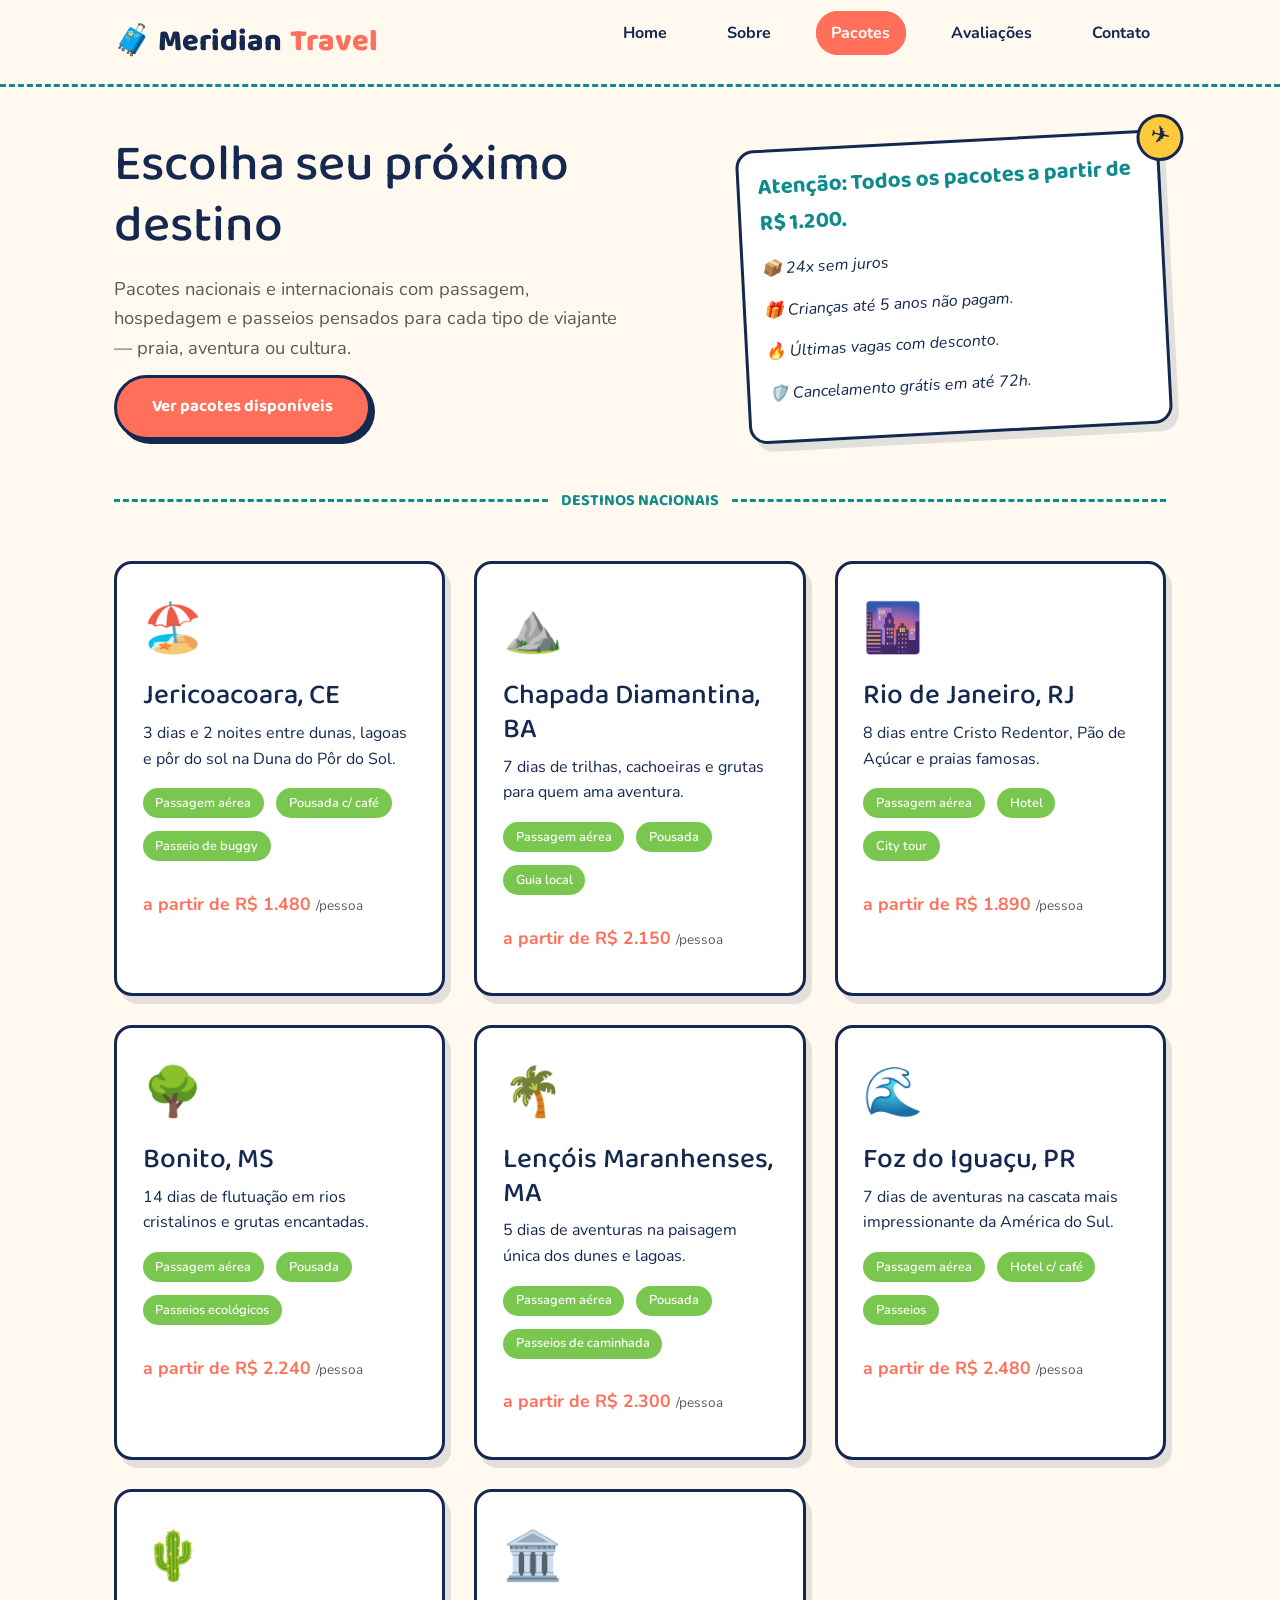
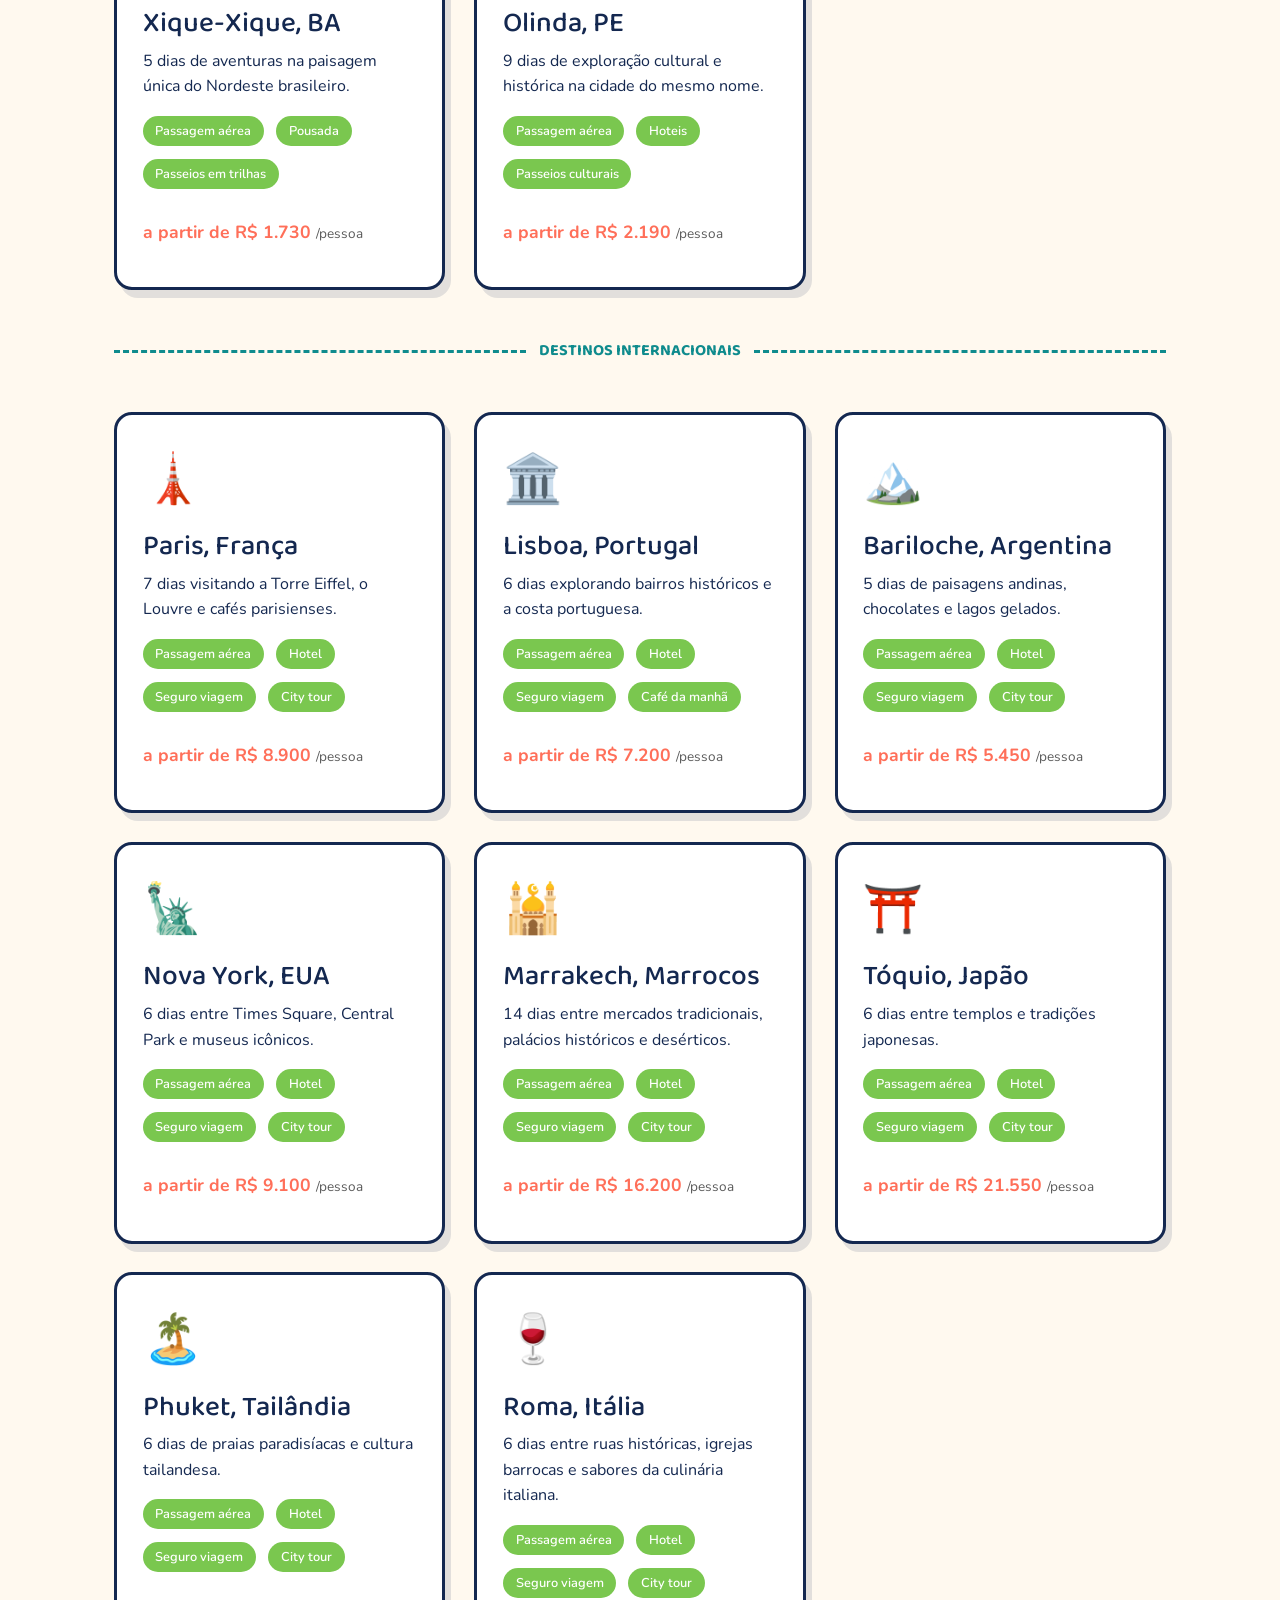
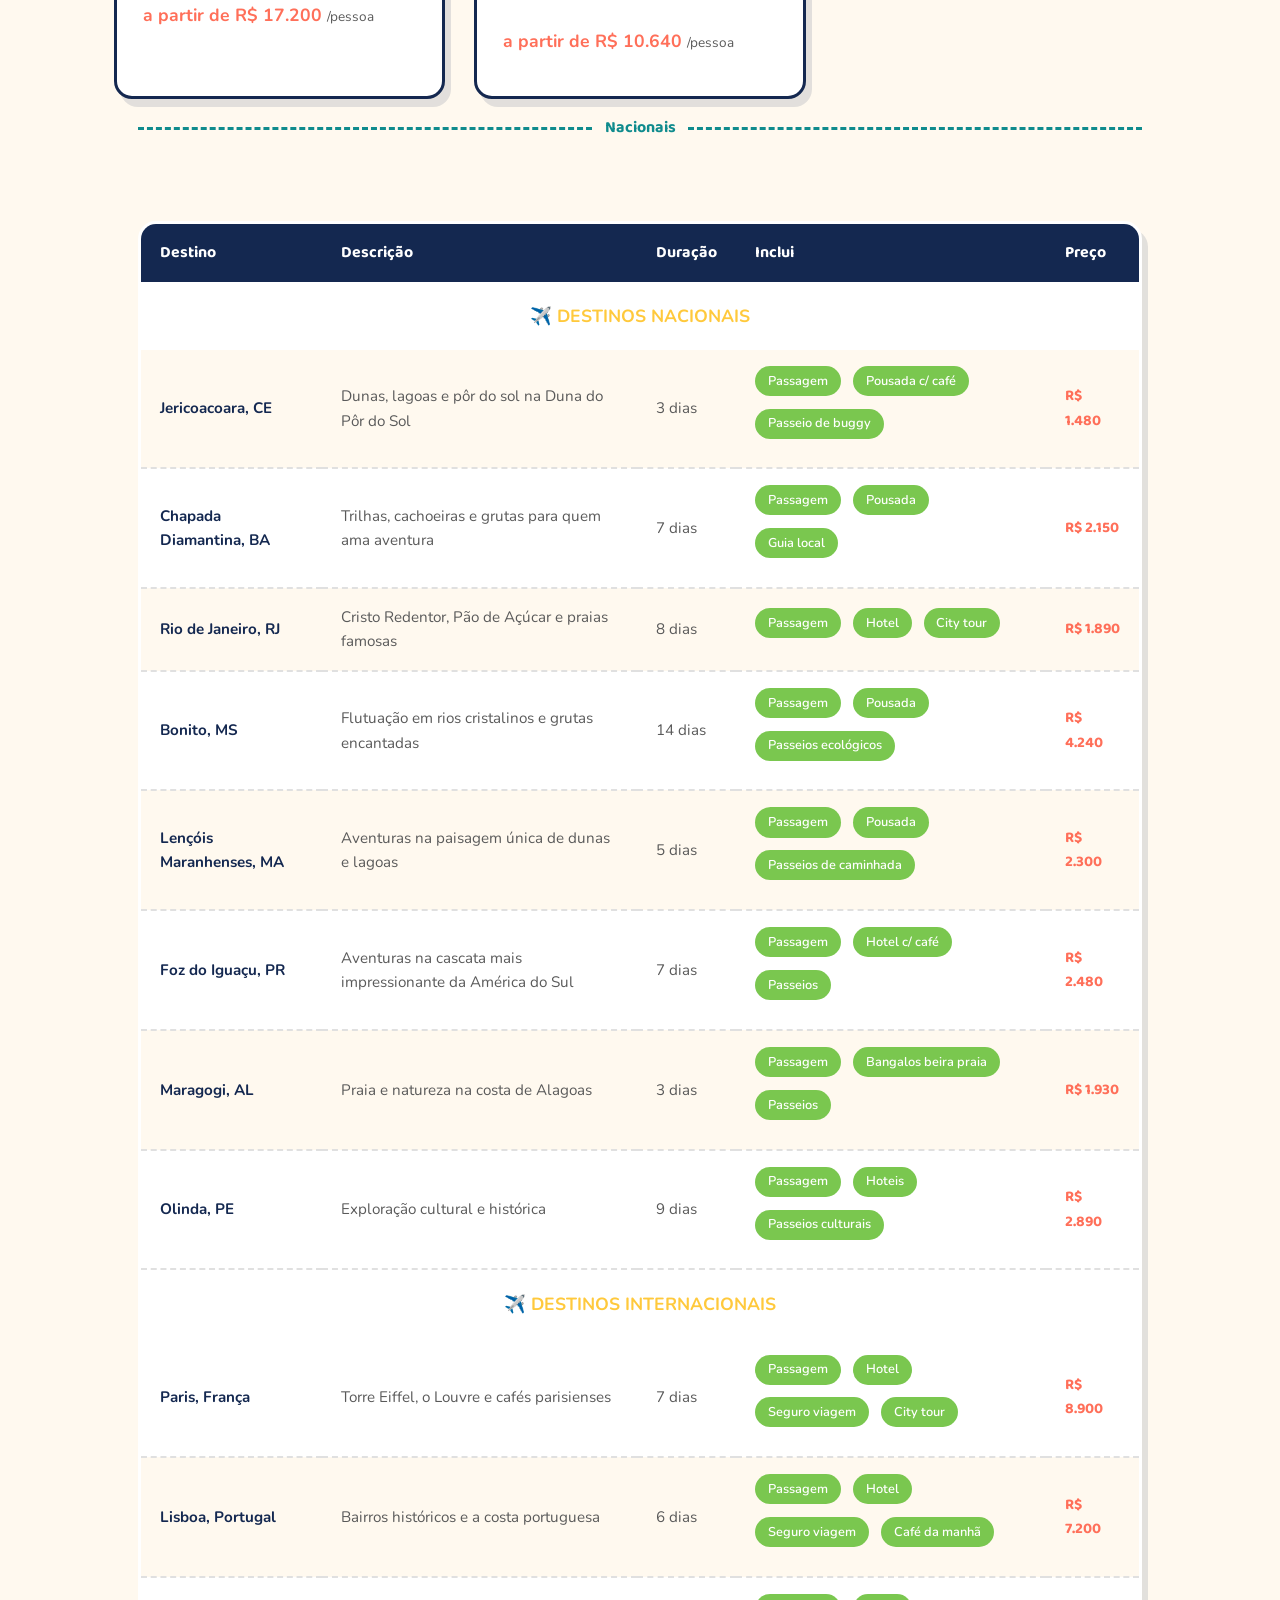
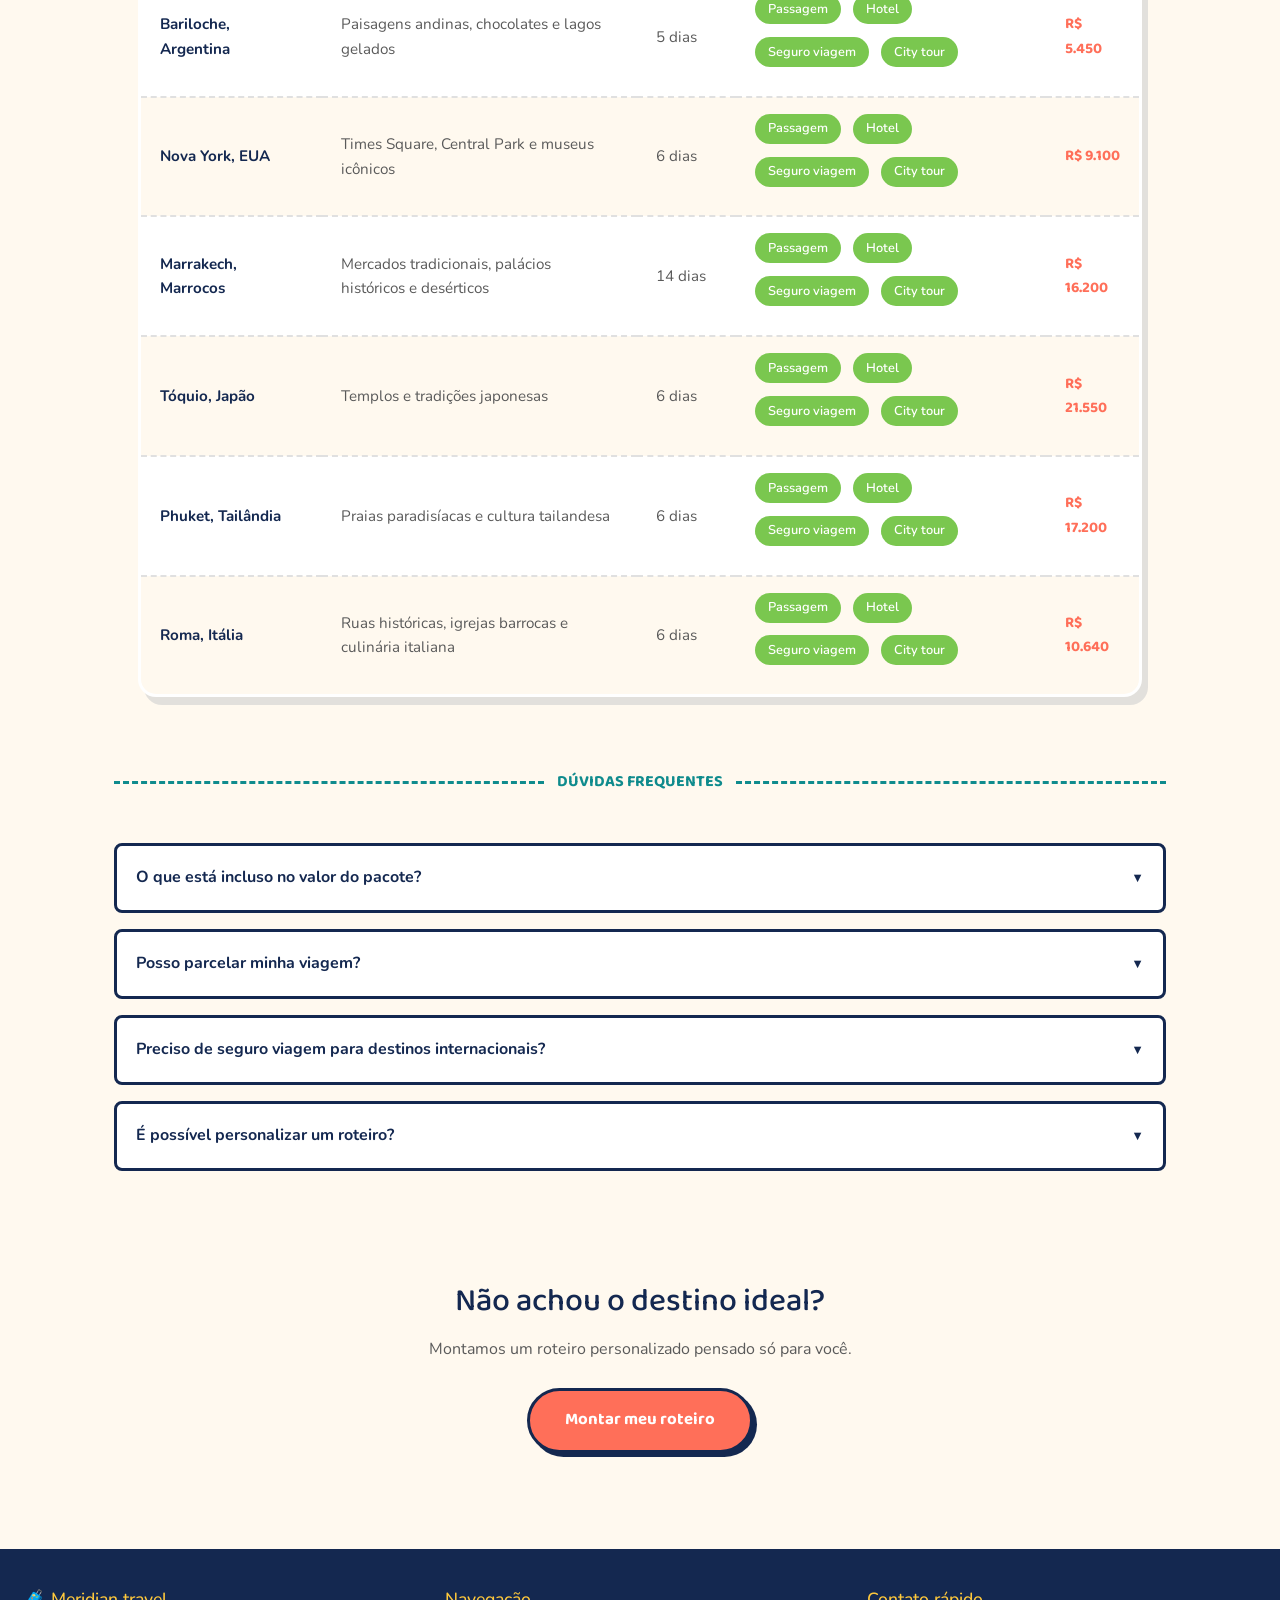
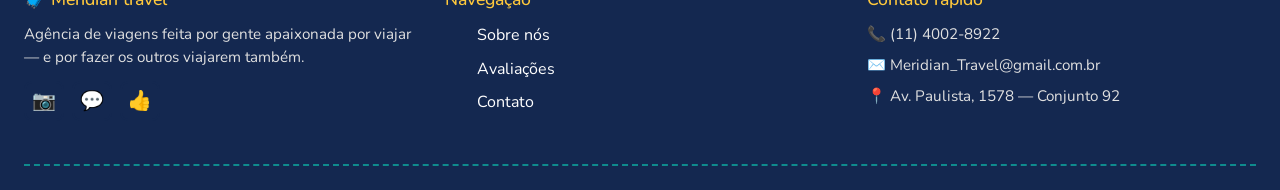
<file: pacotes.html>
<!DOCTYPE html>
<html lang="pt-BR">

<head>
  <meta charset="UTF-8">
  <meta name="viewport" content="width=device-width, initial-scale=1.0">
  <title>Pacotes de viagem — Meridian Travel</title>
  <link rel="icon" href="https://th.bing.com/th/id/OIP.9bBPVVxENRC1uZ5atLbyDgHaI_?w=159&h=195&c=7&r=0&o=7&pid=1.7&rm=3" type="é o cong">
  <meta name="description"
    content="Confira os pacotes de viagem nacionais e internacionais da agência Meridian Travel, com preços e o que está incluso.">
  <link href="https://cdn.jsdelivr.net/npm/bootstrap@5.3.3/dist/css/bootstrap.min.css" rel="stylesheet">
  <link rel="stylesheet" href="style/style.css">
</head>

<body>
  <header class="cabecalho">
    <nav class="nav-container">
      <a href="index.html" class="logo">🧳 Meridian<span>Travel</span></a>
      <ul class="menu">
        <li><a href="index.html">Home</a></li>
        <li><a href="sobre.html">Sobre</a></li>
        <li><a href="pacotes.html" aria-current="page">Pacotes</a></li>
        <li><a href="avaliacoes.html">Avaliações</a></li>
        <li><a href="contato.html">Contato</a></li>
      </ul>
    </nav>
  </header>

  <main>
    <section class="secao">
      <div class="row align-items-center g-4">
        <div class="hero-texto col-lg-7">
          <h1>Escolha seu próximo destino</h1>
          <p>Pacotes nacionais e internacionais com passagem, hospedagem e passeios pensados para cada tipo de viajante —
            praia, aventura ou cultura.</p>
          <div class="hero-botoes">
            <a href="#todos-pacotes" class="botao botao-principal">Ver pacotes disponíveis</a>
          </div>
        </div>
        <div class="col-lg-5">
          <div class="selo-postal">
            <div class="destino">Atenção: Todos os pacotes a partir de R$ 1.200.</div>
            <p class="frase">📦 24x sem juros</p>
            <p class="frase">🎁 Crianças até 5 anos não pagam.</p>
            <p class="frase">🔥 Últimas vagas com desconto.</p>
            <p class="frase">🛡️ Cancelamento grátis em até 72h.</p>
          </div>
        </div>
      </div>
    </section>

    <div class="rota">DESTINOS NACIONAIS</div>
    <section class="secao" id="todos-pacotes">
      <div class="grade-cartoes">
        <article class="cartao">
          <div class="emoji-destino">🏖️</div>
          <h3>Jericoacoara, CE</h3>
          <p>3 dias e 2 noites entre dunas, lagoas e pôr do sol na Duna do Pôr do Sol.</p>
          <span class="tag-inclui">Passagem aérea</span>
          <span class="tag-inclui">Pousada c/ café</span>
          <span class="tag-inclui">Passeio de buggy</span>
          <p class="preco">a partir de R$ 1.480 <small>/pessoa</small></p>
        </article>
        <article class="cartao">
          <div class="emoji-destino">⛰️</div>
          <h3>Chapada Diamantina, BA</h3>
          <p>7 dias de trilhas, cachoeiras e grutas para quem ama aventura.</p>
          <span class="tag-inclui">Passagem aérea</span>
          <span class="tag-inclui">Pousada</span>
          <span class="tag-inclui">Guia local</span>
          <p class="preco">a partir de R$ 2.150 <small>/pessoa</small></p>
        </article>
        <article class="cartao">
          <div class="emoji-destino">🌆</div>
          <h3>Rio de Janeiro, RJ</h3>
          <p>8 dias entre Cristo Redentor, Pão de Açúcar e praias famosas.</p>
          <span class="tag-inclui">Passagem aérea</span>
          <span class="tag-inclui">Hotel</span>
          <span class="tag-inclui">City tour</span>
          <p class="preco">a partir de R$ 1.890 <small>/pessoa</small></p>
        </article>
        <article class="cartao">
          <div class="emoji-destino">🌳</div>
          <h3>Bonito, MS</h3>
          <p>14 dias de flutuação em rios cristalinos e grutas encantadas.</p>
          <span class="tag-inclui">Passagem aérea</span>
          <span class="tag-inclui">Pousada</span>
          <span class="tag-inclui">Passeios ecológicos</span>
          <p class="preco">a partir de R$ 2.240 <small>/pessoa</small></p>
        </article>
        <article class="cartao">
          <div class="emoji-destino">🌴</div>
          <h3>Lençóis Maranhenses, MA</h3>
          <p>5 dias de aventuras na paisagem única dos dunes e lagoas.</p>
          <span class="tag-inclui">Passagem aérea</span>
          <span class="tag-inclui">Pousada</span>
          <span class="tag-inclui">Passeios de caminhada</span>
          <p class="preco">a partir de R$ 2.300 <small>/pessoa</small></p>
        </article>
        <article class="cartao">
          <div class="emoji-destino">🌊</div>
          <h3>Foz do Iguaçu, PR</h3>
          <p>7 dias de aventuras na cascata mais impressionante da América do Sul.</p>
          <span class="tag-inclui">Passagem aérea</span>
          <span class="tag-inclui">Hotel c/ café</span>
          <span class="tag-inclui">Passeios</span>
          <p class="preco">a partir de R$ 2.480 <small>/pessoa</small></p>
        </article>
        <article class="cartao">
          <div class="emoji-destino">🌵</div>
          <h3>Xique-Xique, BA</h3>
          <p>5 dias de aventuras na paisagem única do Nordeste brasileiro.</p>
          <span class="tag-inclui">Passagem aérea</span>
          <span class="tag-inclui">Pousada</span>
          <span class="tag-inclui">Passeios em trilhas</span>
          <p class="preco">a partir de R$ 1.730 <small>/pessoa</small></p>
        </article>
        <article class="cartao">
          <div class="emoji-destino">🏛️</div>
          <h3>Olinda, PE</h3>
          <p>9 dias de exploração cultural e histórica na cidade do mesmo nome.</p>
          <span class="tag-inclui">Passagem aérea</span>
          <span class="tag-inclui">Hoteis</span>
          <span class="tag-inclui">Passeios culturais</span>
          <p class="preco">a partir de R$ 2.190 <small>/pessoa</small></p>
        </article>
      </div>
    </section>

    <div class="rota">DESTINOS INTERNACIONAIS</div>
    <section class="secao">
      <div class="grade-cartoes">
        <article class="cartao">
          <div class="emoji-destino">🗼</div>
          <h3>Paris, França</h3>
          <p>7 dias visitando a Torre Eiffel, o Louvre e cafés parisienses.</p>
          <span class="tag-inclui">Passagem aérea</span>
          <span class="tag-inclui">Hotel</span>
          <span class="tag-inclui">Seguro viagem</span>
          <span class="tag-inclui">City tour</span>
          <p class="preco">a partir de R$ 8.900 <small>/pessoa</small></p>
        </article>
        <article class="cartao">
          <div class="emoji-destino">🏛️</div>
          <h3>Lisboa, Portugal</h3>
          <p>6 dias explorando bairros históricos e a costa portuguesa.</p>
          <span class="tag-inclui">Passagem aérea</span>
          <span class="tag-inclui">Hotel</span>
          <span class="tag-inclui">Seguro viagem</span>
          <span class="tag-inclui">Café da manhã</span>
          <p class="preco">a partir de R$ 7.200 <small>/pessoa</small></p>
        </article>
        <article class="cartao">
          <div class="emoji-destino">🏔️</div>
          <h3>Bariloche, Argentina</h3>
          <p>5 dias de paisagens andinas, chocolates e lagos gelados.</p>
          <span class="tag-inclui">Passagem aérea</span>
          <span class="tag-inclui">Hotel</span>
          <span class="tag-inclui">Seguro viagem</span>
          <span class="tag-inclui">City tour</span>
          <p class="preco">a partir de R$ 5.450 <small>/pessoa</small></p>
        </article>
        <article class="cartao">
          <div class="emoji-destino">🗽</div>
          <h3>Nova York, EUA</h3>
          <p>6 dias entre Times Square, Central Park e museus icônicos.</p>
          <span class="tag-inclui">Passagem aérea</span>
          <span class="tag-inclui">Hotel</span>
          <span class="tag-inclui">Seguro viagem</span>
          <span class="tag-inclui">City tour</span>
          <p class="preco">a partir de R$ 9.100 <small>/pessoa</small></p>
        </article>
        <article class="cartao">
          <div class="emoji-destino">🕌 </div>
          <h3>Marrakech, Marrocos</h3>
          <p>14 dias entre mercados tradicionais, palácios históricos e desérticos.</p>
          <span class="tag-inclui">Passagem aérea</span>
          <span class="tag-inclui">Hotel</span>
          <span class="tag-inclui">Seguro viagem</span>
          <span class="tag-inclui">City tour</span>
          <p class="preco">a partir de R$ 16.200 <small>/pessoa</small></p>
        </article>
        <article class="cartao">
          <div class="emoji-destino">⛩️</div>
          <h3>Tóquio, Japão</h3>
          <p>6 dias entre templos e tradições japonesas.</p>
          <span class="tag-inclui">Passagem aérea</span>
          <span class="tag-inclui">Hotel</span>
          <span class="tag-inclui">Seguro viagem</span>
          <span class="tag-inclui">City tour</span>
          <p class="preco">a partir de R$ 21.550 <small>/pessoa</small></p>
        </article>
        <article class="cartao">
          <div class="emoji-destino">🏝️</div>
          <h3>Phuket, Tailândia</h3>
          <p>6 dias de praias paradisíacas e cultura tailandesa.</p>
          <span class="tag-inclui">Passagem aérea</span>
          <span class="tag-inclui">Hotel</span>
          <span class="tag-inclui">Seguro viagem</span>
          <span class="tag-inclui">City tour</span>
          <p class="preco">a partir de R$ 17.200 <small>/pessoa</small></p>
        </article>
        <article class="cartao">
          <div class="emoji-destino">🍷</div>
          <h3>Roma, Itália</h3>
          <p>6 dias entre ruas históricas, igrejas barrocas e sabores da culinária italiana.</p>
          <span class="tag-inclui">Passagem aérea</span>
          <span class="tag-inclui">Hotel</span>
          <span class="tag-inclui">Seguro viagem</span>
          <span class="tag-inclui">City tour</span>
          <p class="preco">a partir de R$ 10.640 <small>/pessoa</small></p>
        </article>
      </div>

      <p><div class="rota">Nacionais</div></p>
      <div class="tabela-wrapper">
        <table class="tabela">
          <thead>
            <tr>
              <th>Destino</th>
              <th>Descrição</th>
              <th>Duração</th>
              <th>Inclui</th>
              <th>Preço</th>
            </tr>
          </thead>
          <tbody>
            <tr style="height: 30px; background: transparent;">
              <td colspan="5"
                style="text-align: center; font-weight: 700; color: var(--amarelo-sol); padding: 20px 0; border: none; font-size: 1.1rem;">
                ✈️ DESTINOS NACIONAIS</td>
            </tr>
            <tr>
              <td><strong>Jericoacoara, CE</strong></td>
              <td>Dunas, lagoas e pôr do sol na Duna do Pôr do Sol</td>
              <td>3 dias</td>
              <td><span class="tag-inclui">Passagem</span> <span class="tag-inclui">Pousada c/ café</span> <span class="tag-inclui">Passeio de buggy</span></td>
              <td class="preco-tabela">R$ 1.480</td>
            </tr>
            <tr>
              <td><strong>Chapada Diamantina, BA</strong></td>
              <td>Trilhas, cachoeiras e grutas para quem ama aventura</td>
              <td>7 dias</td>
              <td><span class="tag-inclui">Passagem</span> <span class="tag-inclui">Pousada</span> <span class="tag-inclui">Guia local</span></td>
              <td class="preco-tabela">R$ 2.150</td>
            </tr>
            <tr>
              <td><strong>Rio de Janeiro, RJ</strong></td>
              <td>Cristo Redentor, Pão de Açúcar e praias famosas</td>
              <td>8 dias</td>
              <td><span class="tag-inclui">Passagem</span> <span class="tag-inclui">Hotel</span> <span class="tag-inclui">City tour</span></td>
              <td class="preco-tabela">R$ 1.890</td>
            </tr>
            <tr>
              <td><strong>Bonito, MS</strong></td>
              <td>Flutuação em rios cristalinos e grutas encantadas</td>
              <td>14 dias</td>
              <td><span class="tag-inclui">Passagem</span> <span class="tag-inclui">Pousada</span> <span class="tag-inclui">Passeios ecológicos</span></td>
              <td class="preco-tabela">R$ 4.240</td>
            </tr>
            <tr>
              <td><strong>Lençóis Maranhenses, MA</strong></td>
              <td>Aventuras na paisagem única de dunas e lagoas</td>
              <td>5 dias</td>
              <td><span class="tag-inclui">Passagem</span> <span class="tag-inclui">Pousada</span> <span class="tag-inclui">Passeios de caminhada</span></td>
              <td class="preco-tabela">R$ 2.300</td>
            </tr>
            <tr>
              <td><strong>Foz do Iguaçu, PR</strong></td>
              <td>Aventuras na cascata mais impressionante da América do Sul</td>
              <td>7 dias</td>
              <td><span class="tag-inclui">Passagem</span> <span class="tag-inclui">Hotel c/ café</span> <span class="tag-inclui">Passeios</span></td>
              <td class="preco-tabela">R$ 2.480</td>
            </tr>
            <tr>
              <td><strong>Maragogi, AL</strong></td>
              <td>Praia e natureza na costa de Alagoas</td>
              <td>3 dias</td>
              <td><span class="tag-inclui">Passagem</span> <span class="tag-inclui">Bangalos beira praia</span> <span class="tag-inclui">Passeios</span></td>
              <td class="preco-tabela">R$ 1.930</td>
            </tr>
            <tr>
              <td><strong>Olinda, PE</strong></td>
              <td>Exploração cultural e histórica</td>
              <td>9 dias</td>
              <td><span class="tag-inclui">Passagem</span> <span class="tag-inclui">Hoteis</span> <span class="tag-inclui">Passeios culturais</span></td>
              <td class="preco-tabela">R$ 2.890</td>
            </tr>
            <tr style="height: 30px; background: transparent;">
              <td colspan="5" style="text-align: center; font-weight: 700; color: var(--amarelo-sol); padding: 20px 0; border: none; font-size: 1.1rem;">✈️ DESTINOS INTERNACIONAIS</td>
            </tr>
            <tr>
              <td><strong>Paris, França</strong></td>
              <td>Torre Eiffel, o Louvre e cafés parisienses</td>
              <td>7 dias</td>
              <td><span class="tag-inclui">Passagem</span> <span class="tag-inclui">Hotel</span> <span class="tag-inclui">Seguro
                  viagem</span> <span class="tag-inclui">City tour</span></td>
              <td class="preco-tabela">R$ 8.900</td>
            </tr>
            <tr>
              <td><strong>Lisboa, Portugal</strong></td>
              <td>Bairros históricos e a costa portuguesa</td>
              <td>6 dias</td>
              <td><span class="tag-inclui">Passagem</span> <span class="tag-inclui">Hotel</span> <span class="tag-inclui">Seguro
                  viagem</span> <span class="tag-inclui">Café da manhã</span></td>
              <td class="preco-tabela">R$ 7.200</td>
            </tr>
            <tr>
              <td><strong>Bariloche, Argentina</strong></td>
              <td>Paisagens andinas, chocolates e lagos gelados</td>
              <td>5 dias</td>
              <td><span class="tag-inclui">Passagem</span> <span class="tag-inclui">Hotel</span> <span class="tag-inclui">Seguro
                  viagem</span> <span class="tag-inclui">City tour</span></td>
              <td class="preco-tabela">R$ 5.450</td>
            </tr>
            <tr>
              <td><strong>Nova York, EUA</strong></td>
              <td>Times Square, Central Park e museus icônicos</td>
              <td>6 dias</td>
              <td><span class="tag-inclui">Passagem</span> <span class="tag-inclui">Hotel</span> <span class="tag-inclui">Seguro
                  viagem</span> <span class="tag-inclui">City tour</span></td>
              <td class="preco-tabela">R$ 9.100</td>
            </tr>
            <tr>
              <td><strong>Marrakech, Marrocos</strong></td>
              <td>Mercados tradicionais, palácios históricos e desérticos</td>
              <td>14 dias</td>
              <td><span class="tag-inclui">Passagem</span> <span class="tag-inclui">Hotel</span> <span class="tag-inclui">Seguro
                  viagem</span> <span class="tag-inclui">City tour</span></td>
              <td class="preco-tabela">R$ 16.200</td>
            </tr>
            <tr>
              <td><strong>Tóquio, Japão</strong></td>
              <td>Templos e tradições japonesas</td>
              <td>6 dias</td>
              <td><span class="tag-inclui">Passagem</span> <span class="tag-inclui">Hotel</span> <span class="tag-inclui">Seguro
                  viagem</span> <span class="tag-inclui">City tour</span></td>
              <td class="preco-tabela">R$ 21.550</td>
            </tr>
            <tr>
              <td><strong>Phuket, Tailândia</strong></td>
              <td>Praias paradisíacas e cultura tailandesa</td>
              <td>6 dias</td>
              <td><span class="tag-inclui">Passagem</span> <span class="tag-inclui">Hotel</span> <span class="tag-inclui">Seguro
                  viagem</span> <span class="tag-inclui">City tour</span></td>
              <td class="preco-tabela">R$ 17.200</td>
            </tr>
            <tr>
              <td><strong>Roma, Itália</strong></td>
              <td>Ruas históricas, igrejas barrocas e culinária italiana</td>
              <td>6 dias</td>
              <td><span class="tag-inclui">Passagem</span> <span class="tag-inclui">Hotel</span> <span class="tag-inclui">Seguro
                  viagem</span> <span class="tag-inclui">City tour</span></td>
              <td class="preco-tabela">R$ 10.640</td>
            </tr>
          </tbody>
        </table>
      </div>
    </section>

    <div class="rota">DÚVIDAS FREQUENTES</div>
    <section class="secao">
      <details class="faq-item">
        <summary>O que está incluso no valor do pacote?</summary>
        <p>Passagem aérea de ida e volta, hospedagem no período informado e os passeios listados no cartão de cada
          destino. Refeições e passeios extras podem ser combinados à parte.</p>
      </details>
      <details class="faq-item">
        <summary>Posso parcelar minha viagem?</summary>
        <p>Sim! Pacotes acima de R$ 1.200 podem ser parcelados em até 12x sem juros no cartão de crédito.</p>
      </details>
      <details class="faq-item">
        <summary>Preciso de seguro viagem para destinos internacionais?</summary>
        <p>Recomendamos fortemente. Alguns países exigem seguro viagem obrigatório — nossa equipe informa a exigência de
          cada destino na hora da compra.</p>
      </details>
      <details class="faq-item">
        <summary>É possível personalizar um roteiro?</summary>
        <p>Sim, todos os pacotes podem ser ajustados. É só falar com um de nossos consultores pela página de contato.
        </p>
      </details>
    </section>
    <section class="secao" style="text-align:center;">
      <h2 style="margin-bottom:1rem;">Não achou o destino ideal?</h2>
      <p style="color:var(--cinza-texto); max-width:50ch; margin:0 auto 1.6rem;">Montamos um roteiro personalizado
        pensado só para você.</p>
      <a href="contato.html" class="botao botao-principal">Montar meu roteiro</a>
    </section>

  </main>
  <footer class="rodape">
        <div class="rodape-conteudo">
            <div>
                <h4>🧳 Meridian travel</h4>
                <p>Agência de viagens feita por gente apaixonada por viajar — e por fazer os outros viajarem também.</p>
                <div class="redes-sociais">
                    <a href="Contato.html" aria-label="Instagram">📷</a>
                    <a href="Contato.html" aria-label="WhatsApp">💬</a>
                    <a href="Contato.html" aria-label="Facebook">👍</a>
                </div>
            </div>
            <div>
                <h4>Navegação</h4>
                <ul>
                    <li><a href="Sobre.html">Sobre nós</a></li>
                    <li><a href="Avaliacoes.html">Avaliações</a></li>
                    <li><a href="Contato.html">Contato</a></li>
                </ul>
            </div>
            <div>
                <h4>Contato rápido</h4>
                <p>📞 (11) 4002-8922</p>
                <p>✉️ Meridian_Travel@gmail.com.br</p>
                <p>📍 Av. Paulista, 1578 — Conjunto 92</p>
            </div>
        </div>
    </footer>
</body>
</html>
</file>
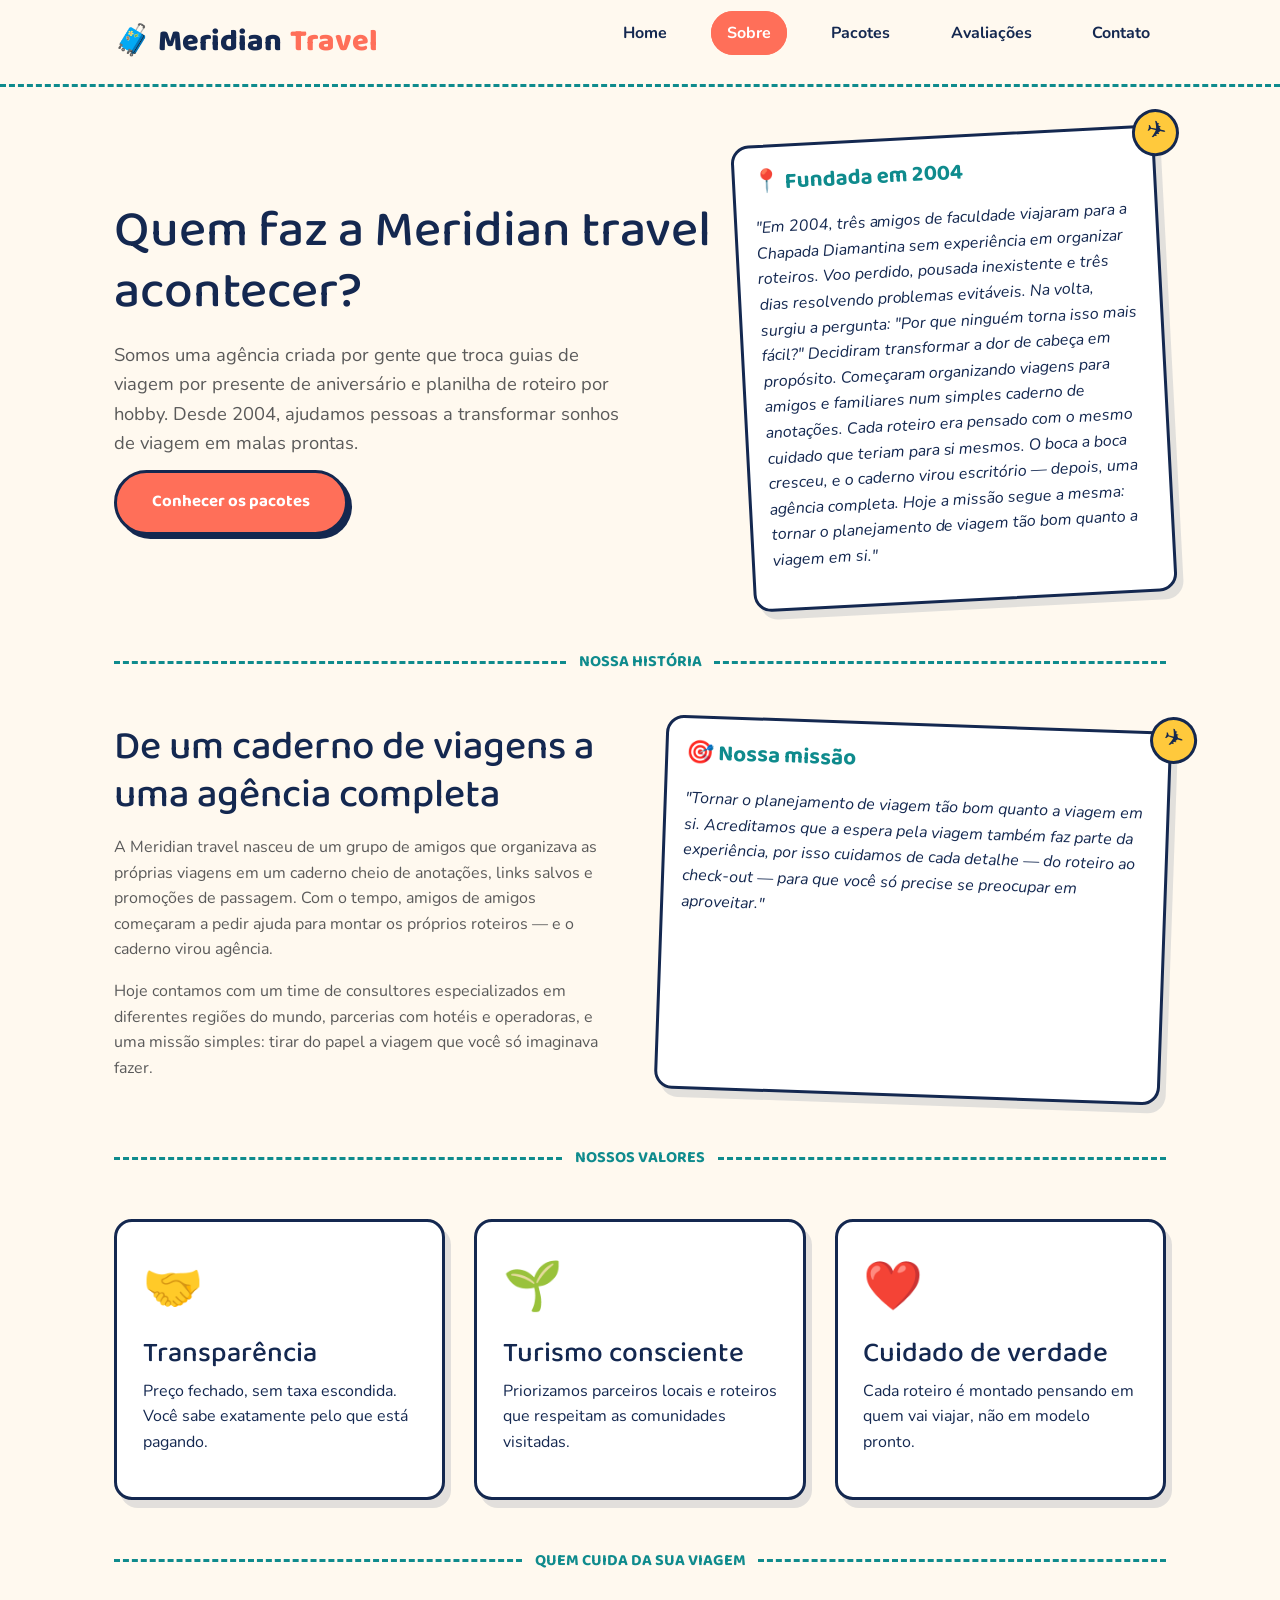
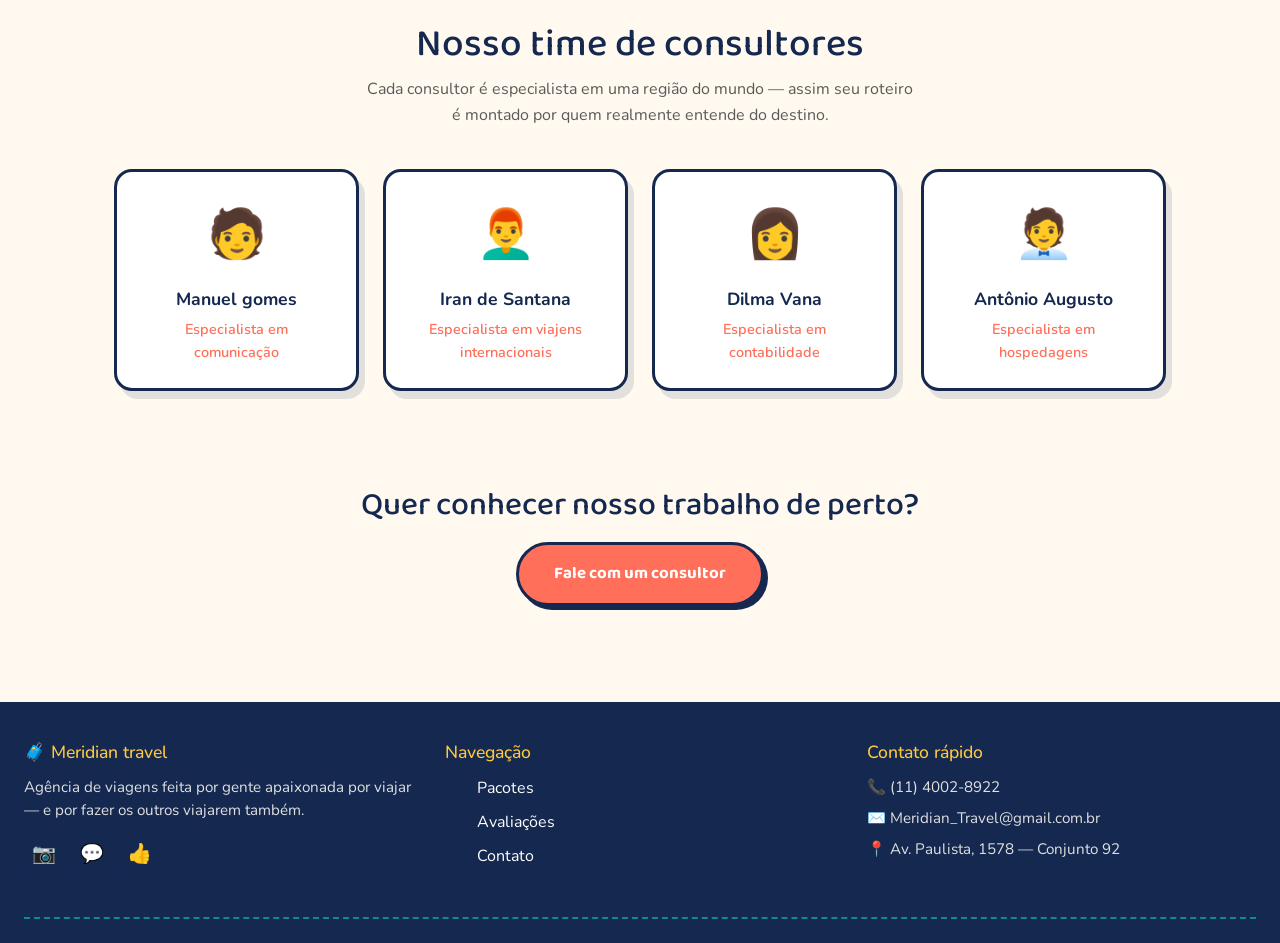
<file: Sobre.html>
<!DOCTYPE html>
<html lang="pt-BR">

<head>
  <meta charset="UTF-8">
  <meta name="viewport" content="width=device-width, initial-scale=1.0">
  <title>Sobre nós — Meridian Travel</title>
  <link rel="icon" href="https://th.bing.com/th/id/OIP.9bBPVVxENRC1uZ5atLbyDgHaI_?w=159&h=195&c=7&r=0&o=7&pid=1.7&rm=3" type="é o cong">
  <meta name="description" content="Conheça a história, a missão e o time por trás da agência de viagens Meridian Travel.">
  <link href="https://cdn.jsdelivr.net/npm/bootstrap@5.3.3/dist/css/bootstrap.min.css" rel="stylesheet">
  <link rel="stylesheet" href="style/style.css">
</head>

<body>
  <header class="cabecalho">
    <nav class="nav-container">
      <a href="index.html" class="logo">🧳 Meridian<span>Travel</span></a>
      <ul class="menu">
        <li><a href="index.html">Home</a></li>
        <li><a href="Sobre.html" aria-current="page">Sobre</a></li>
        <li><a href="Pacotes.html">Pacotes</a></li>
        <li><a href="Avaliacoes.html">Avaliações</a></li>
        <li><a href="Contato.html">Contato</a></li>
      </ul>
    </nav>
  </header>

  <main>
    <section class="secao">
      <div class="row align-items-center g-4">
        <div class="hero-texto col-lg-7">
          <h1>Quem faz a Meridian travel acontecer?</h1>
          <p>Somos uma agência criada por gente que troca guias de viagem por presente de aniversário e planilha de
            roteiro por hobby. Desde 2004, ajudamos pessoas a transformar sonhos de viagem em malas prontas.</p>
          <div class="hero-botoes">
            <a href="pacotes.html" class="botao botao-principal">Conhecer os pacotes</a>
          </div>
        </div>
        <div class="col-lg-5">
          <div class="selo-postal">
            <div class="destino">📍 Fundada em 2004</div>
            <p class="frase">"Em 2004, três amigos de faculdade viajaram para a Chapada Diamantina sem experiência em organizar roteiros.
            Voo perdido, pousada inexistente e três dias resolvendo problemas evitáveis.
            Na volta, surgiu a pergunta: "Por que ninguém torna isso mais fácil?"
            Decidiram transformar a dor de cabeça em propósito.
            Começaram organizando viagens para amigos e familiares num simples caderno de anotações.
            Cada roteiro era pensado com o mesmo cuidado que teriam para si mesmos.
            O boca a boca cresceu, e o caderno virou escritório — depois, uma agência completa.
            Hoje a missão segue a mesma: tornar o planejamento de viagem tão bom quanto a viagem em si."</p>
          </div>
        </div>
      </div>
    </section>

    <div class="rota">NOSSA HISTÓRIA</div>
    <section class="secao">
      <div class="duas-colunas">
        <div>
          <h1 style="margin-bottom:1rem;">De um caderno de viagens a uma agência completa</h2>
          <p style="color:var(--cinza-texto); margin-bottom:1rem;">A Meridian travel nasceu de um grupo de amigos que
            organizava as próprias viagens em um caderno cheio de anotações, links salvos e promoções de passagem. Com o
            tempo, amigos de amigos começaram a pedir ajuda para montar os próprios roteiros — e o caderno virou
            agência.</p>
          <p style="color:var(--cinza-texto);">Hoje contamos com um time de consultores especializados em diferentes
            regiões do mundo, parcerias com hotéis e operadoras, e uma missão simples: tirar do papel a viagem que você
            só imaginava fazer.</p>
        </div>
        <div class="selo-postal" style="transform:rotate(2deg);">
          <div class="destino">🎯 Nossa missão</div>
          <p class="frase">"Tornar o planejamento de viagem tão bom quanto a viagem em si. Acreditamos que a espera pela viagem também faz parte da
          experiência, por isso cuidamos de cada detalhe — do roteiro ao check-out — para que você só precise se preocupar em
          aproveitar."</p>
        </div>
      </div>
    </section>

    <div class="rota">NOSSOS VALORES</div>

    <section class="secao">
      <div class="grade-cartoes">
        <article class="cartao">
          <div class="emoji-destino">🤝</div>
          <h3>Transparência</h3>
          <p>Preço fechado, sem taxa escondida. Você sabe exatamente pelo que está pagando.</p>
        </article>
        <article class="cartao">
          <div class="emoji-destino">🌱</div>
          <h3>Turismo consciente</h3>
          <p>Priorizamos parceiros locais e roteiros que respeitam as comunidades visitadas.</p>
        </article>
        <article class="cartao">
          <div class="emoji-destino">❤️</div>
          <h3>Cuidado de verdade</h3>
          <p>Cada roteiro é montado pensando em quem vai viajar, não em modelo pronto.</p>
        </article>
      </div>
    </section>

    <div class="rota">QUEM CUIDA DA SUA VIAGEM</div>

    <section class="secao">
      <div class="secao-titulo">
        <h2>Nosso time de consultores</h2>
        <p>Cada consultor é especialista em uma região do mundo — assim seu roteiro é montado por quem realmente entende
          do destino.</p>
      </div>
      <div class="time-grade">
        <div class="time-cartao">
          <div class="avatar-emoji">🧑</div>
          <strong>Manuel gomes</strong>
          <span>Especialista em comunicação</span>
        </div>
        <div class="time-cartao">
          <div class="avatar-emoji">👨‍🦰</div>
          <strong>Iran de Santana</strong>
          <span>Especialista em viajens internacionais</span>
        </div>
        <div class="time-cartao">
          <div class="avatar-emoji">👩</div>
          <strong>Dilma Vana</strong>
          <span>Especialista em contabilidade</span>
        </div>
        <div class="time-cartao">
          <div class="avatar-emoji">🧑‍💼</div>
          <strong>Antônio Augusto</strong>
          <span>Especialista em hospedagens</span>
        </div>
      </div>
    </section>

    <section class="secao" style="text-align:center;">
      <h2 style="margin-bottom:1rem;">Quer conhecer nosso trabalho de perto?</h2>
      <a href="contato.html" class="botao botao-principal">Fale com um consultor</a>
    </section>

  </main>

  <footer class="rodape">
        <div class="rodape-conteudo">
            <div>
                <h4>🧳 Meridian travel</h4>
                <p>Agência de viagens feita por gente apaixonada por viajar — e por fazer os outros viajarem também.</p>
                <div class="redes-sociais">
                    <a href="Contato.html" aria-label="Instagram">📷</a>
                    <a href="Contato.html" aria-label="WhatsApp">💬</a>
                    <a href="Contato.html" aria-label="Facebook">👍</a>
                </div>
            </div>
            <div>
                <h4>Navegação</h4>
                <ul>
                    <li><a href="Pacotes.html">Pacotes</a></li>
                    <li><a href="Avaliacoes.html">Avaliações</a></li>
                    <li><a href="Contato.html">Contato</a></li>
                </ul>
            </div>
            <div>
                <h4>Contato rápido</h4>
                <p>📞 (11) 4002-8922</p>
                <p>✉️ Meridian_Travel@gmail.com.br</p>
                <p>📍 Av. Paulista, 1578 — Conjunto 92</p>
            </div>
        </div>
    </footer>
  <script src="https://cdn.jsdelivr.net/npm/bootstrap@5.3.3/dist/js/bootstrap.bundle.min.js"></script>
</body>
</html>
</file>
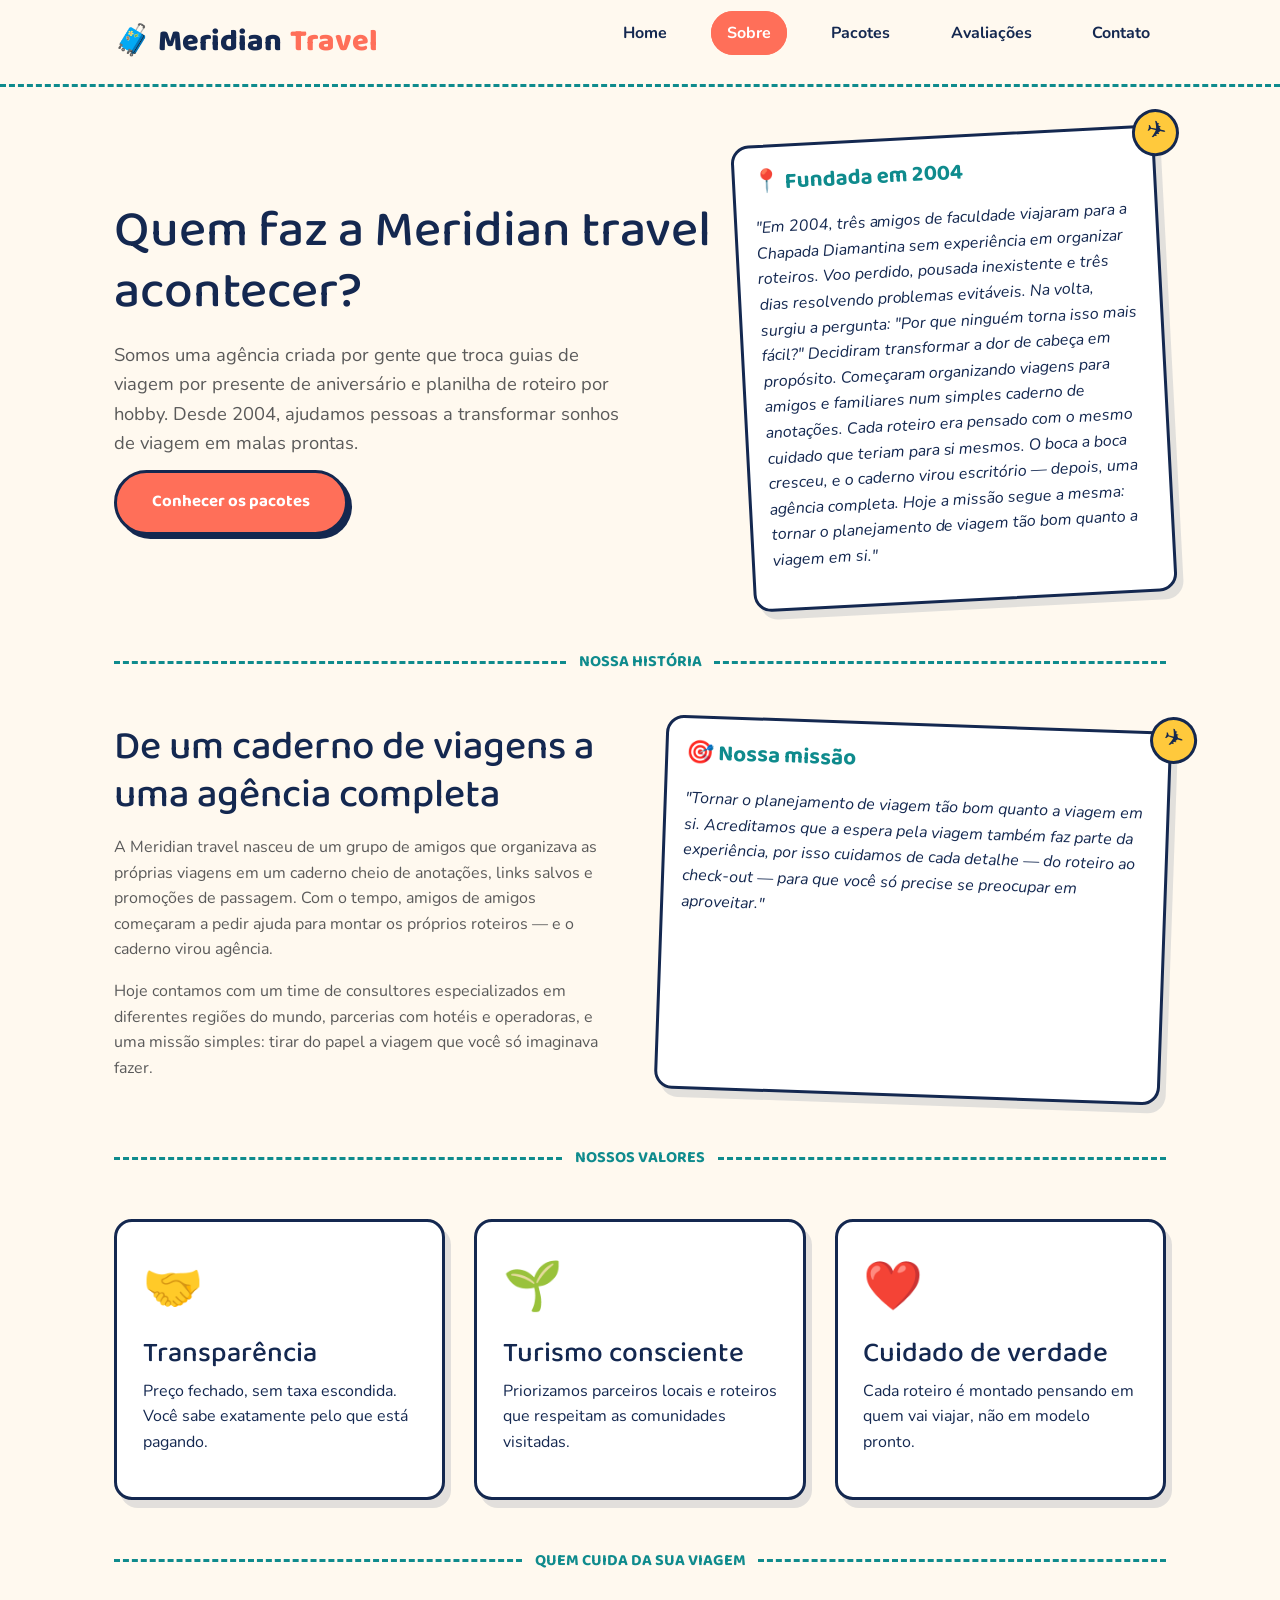
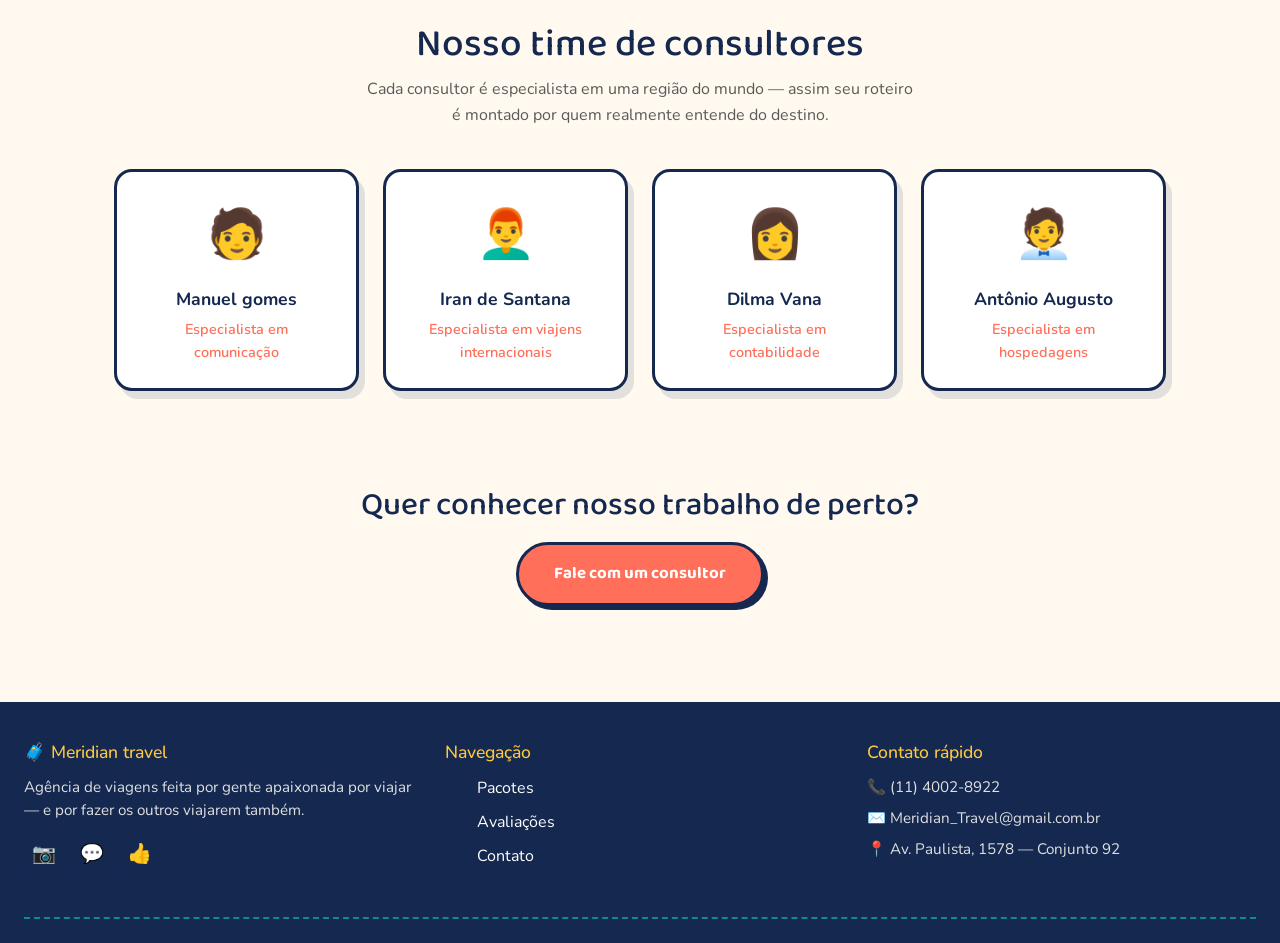
<file: sobre.html>
<!DOCTYPE html>
<html lang="pt-BR">

<head>
  <meta charset="UTF-8">
  <meta name="viewport" content="width=device-width, initial-scale=1.0">
  <title>Sobre nós — Meridian Travel</title>
  <link rel="icon" href="https://th.bing.com/th/id/OIP.9bBPVVxENRC1uZ5atLbyDgHaI_?w=159&h=195&c=7&r=0&o=7&pid=1.7&rm=3" type="é o cong">
  <meta name="description" content="Conheça a história, a missão e o time por trás da agência de viagens Meridian Travel.">
  <link href="https://cdn.jsdelivr.net/npm/bootstrap@5.3.3/dist/css/bootstrap.min.css" rel="stylesheet">
  <link rel="stylesheet" href="style/style.css">
</head>

<body>
  <header class="cabecalho">
    <nav class="nav-container">
      <a href="index.html" class="logo">🧳 Meridian<span>Travel</span></a>
      <ul class="menu">
        <li><a href="index.html">Home</a></li>
        <li><a href="sobre.html" aria-current="page">Sobre</a></li>
        <li><a href="pacotes.html">Pacotes</a></li>
        <li><a href="avaliacoes.html">Avaliações</a></li>
        <li><a href="contato.html">Contato</a></li>
      </ul>
    </nav>
  </header>

  <main>
    <section class="secao">
      <div class="row align-items-center g-4">
        <div class="hero-texto col-lg-7">
          <h1>Quem faz a Meridian travel acontecer?</h1>
          <p>Somos uma agência criada por gente que troca guias de viagem por presente de aniversário e planilha de
            roteiro por hobby. Desde 2004, ajudamos pessoas a transformar sonhos de viagem em malas prontas.</p>
          <div class="hero-botoes">
            <a href="pacotes.html" class="botao botao-principal">Conhecer os pacotes</a>
          </div>
        </div>
        <div class="col-lg-5">
          <div class="selo-postal">
            <div class="destino">📍 Fundada em 2004</div>
            <p class="frase">"Em 2004, três amigos de faculdade viajaram para a Chapada Diamantina sem experiência em organizar roteiros.
            Voo perdido, pousada inexistente e três dias resolvendo problemas evitáveis.
            Na volta, surgiu a pergunta: "Por que ninguém torna isso mais fácil?"
            Decidiram transformar a dor de cabeça em propósito.
            Começaram organizando viagens para amigos e familiares num simples caderno de anotações.
            Cada roteiro era pensado com o mesmo cuidado que teriam para si mesmos.
            O boca a boca cresceu, e o caderno virou escritório — depois, uma agência completa.
            Hoje a missão segue a mesma: tornar o planejamento de viagem tão bom quanto a viagem em si."</p>
          </div>
        </div>
      </div>
    </section>

    <div class="rota">NOSSA HISTÓRIA</div>
    <section class="secao">
      <div class="duas-colunas">
        <div>
          <h1 style="margin-bottom:1rem;">De um caderno de viagens a uma agência completa</h2>
          <p style="color:var(--cinza-texto); margin-bottom:1rem;">A Meridian travel nasceu de um grupo de amigos que
            organizava as próprias viagens em um caderno cheio de anotações, links salvos e promoções de passagem. Com o
            tempo, amigos de amigos começaram a pedir ajuda para montar os próprios roteiros — e o caderno virou
            agência.</p>
          <p style="color:var(--cinza-texto);">Hoje contamos com um time de consultores especializados em diferentes
            regiões do mundo, parcerias com hotéis e operadoras, e uma missão simples: tirar do papel a viagem que você
            só imaginava fazer.</p>
        </div>
        <div class="selo-postal" style="transform:rotate(2deg);">
          <div class="destino">🎯 Nossa missão</div>
          <p class="frase">"Tornar o planejamento de viagem tão bom quanto a viagem em si. Acreditamos que a espera pela viagem também faz parte da
          experiência, por isso cuidamos de cada detalhe — do roteiro ao check-out — para que você só precise se preocupar em
          aproveitar."</p>
        </div>
      </div>
    </section>

    <div class="rota">NOSSOS VALORES</div>

    <section class="secao">
      <div class="grade-cartoes">
        <article class="cartao">
          <div class="emoji-destino">🤝</div>
          <h3>Transparência</h3>
          <p>Preço fechado, sem taxa escondida. Você sabe exatamente pelo que está pagando.</p>
        </article>
        <article class="cartao">
          <div class="emoji-destino">🌱</div>
          <h3>Turismo consciente</h3>
          <p>Priorizamos parceiros locais e roteiros que respeitam as comunidades visitadas.</p>
        </article>
        <article class="cartao">
          <div class="emoji-destino">❤️</div>
          <h3>Cuidado de verdade</h3>
          <p>Cada roteiro é montado pensando em quem vai viajar, não em modelo pronto.</p>
        </article>
      </div>
    </section>

    <div class="rota">QUEM CUIDA DA SUA VIAGEM</div>

    <section class="secao">
      <div class="secao-titulo">
        <h2>Nosso time de consultores</h2>
        <p>Cada consultor é especialista em uma região do mundo — assim seu roteiro é montado por quem realmente entende
          do destino.</p>
      </div>
      <div class="time-grade">
        <div class="time-cartao">
          <div class="avatar-emoji">🧑</div>
          <strong>Manuel gomes</strong>
          <span>Especialista em comunicação</span>
        </div>
        <div class="time-cartao">
          <div class="avatar-emoji">👨‍🦰</div>
          <strong>Iran de Santana</strong>
          <span>Especialista em viajens internacionais</span>
        </div>
        <div class="time-cartao">
          <div class="avatar-emoji">👩</div>
          <strong>Dilma Vana</strong>
          <span>Especialista em contabilidade</span>
        </div>
        <div class="time-cartao">
          <div class="avatar-emoji">🧑‍💼</div>
          <strong>Antônio Augusto</strong>
          <span>Especialista em hospedagens</span>
        </div>
      </div>
    </section>

    <section class="secao" style="text-align:center;">
      <h2 style="margin-bottom:1rem;">Quer conhecer nosso trabalho de perto?</h2>
      <a href="contato.html" class="botao botao-principal">Fale com um consultor</a>
    </section>

  </main>

  <footer class="rodape">
        <div class="rodape-conteudo">
            <div>
                <h4>🧳 Meridian travel</h4>
                <p>Agência de viagens feita por gente apaixonada por viajar — e por fazer os outros viajarem também.</p>
                <div class="redes-sociais">
                    <a href="Contato.html" aria-label="Instagram">📷</a>
                    <a href="Contato.html" aria-label="WhatsApp">💬</a>
                    <a href="Contato.html" aria-label="Facebook">👍</a>
                </div>
            </div>
            <div>
                <h4>Navegação</h4>
                <ul>
                    <li><a href="Pacotes.html">Pacotes</a></li>
                    <li><a href="Avaliacoes.html">Avaliações</a></li>
                    <li><a href="Contato.html">Contato</a></li>
                </ul>
            </div>
            <div>
                <h4>Contato rápido</h4>
                <p>📞 (11) 4002-8922</p>
                <p>✉️ Meridian_Travel@gmail.com.br</p>
                <p>📍 Av. Paulista, 1578 — Conjunto 92</p>
            </div>
        </div>
    </footer>
  <script src="https://cdn.jsdelivr.net/npm/bootstrap@5.3.3/dist/js/bootstrap.bundle.min.js"></script>
</body>
</html>
</file>
<file: style/style.css>
@import url('https://fonts.googleapis.com/css2?family=Baloo+2:wght@500;600;700;800&family=Nunito:wght@400;600;700;800&display=swap');

:root {
    --amarelo-sol: #ffc93c;
    --coral-por-do-sol: #ff6f59;
    --azul-oceano: #0f8b8d;
    --azul-marinho: #142850;
    --papel-creme: #fff9ef;
    --verde-mata: #7ac74f;
    --branco: #ffffff;
    --cinza-texto: #5a5a5a;
    --cinza-claro: #f0f0f0;
    --cinza-borda: #e0e0e0;

    --fonte-titulo: 'Baloo 2', sans-serif;
    --fonte-texto: 'Nunito', sans-serif;

    --raio-postal: 18px;
    --sombra-postal: 6px 8px 0 rgba(20, 40, 80, 0.12);
    --sombra-leve: 2px 4px 8px rgba(20, 40, 80, 0.08);
}

* {
    box-sizing: border-box;
    margin: 0;
    padding: 0;
}

html {
    scroll-behavior: smooth;
}

body {
    font-family: var(--fonte-texto);
    background-color: var(--papel-creme);
    color: var(--azul-marinho);
    line-height: 1.6;
}

img {
    max-width: 100%;
    display: block;
}

a {
    text-decoration: none;
    color: inherit;
}

ul {
    list-style: none;
}

h1,
h2,
h3 {
    font-family: var(--fonte-titulo);
    line-height: 1.2;
}

a:focus-visible,
button:focus-visible,
input:focus-visible,
textarea:focus-visible {
    outline: 3px solid var(--coral-por-do-sol);
    outline-offset: 3px;
}

@media (prefers-reduced-motion: reduce) {
    * {
        animation: none !important;
        transition: none !important;
        scroll-behavior: auto !important;
    }
}

.cabecalho {
    background-color: var(--papel-creme);
    border-bottom: 3px dashed var(--azul-oceano);
    position: sticky;
    top: 0;
    z-index: 50;
}

.nav-container {
    max-width: 1100px;
    margin: 0 auto;
    padding: 1.1rem 1.5rem;
    display: flex;
    justify-content: space-between;
    align-items: center;
    flex-wrap: wrap;
    gap: 1rem;
}

.logo {
    font-family: var(--fonte-titulo);
    font-size: 1.9rem;
    font-weight: 800;
    color: var(--azul-marinho);
    display: flex;
    align-items: center;
    gap: 0.5rem;
}

.logo span {
    color: var(--coral-por-do-sol);
}

.menu {
    display: flex;
    gap: 1.8rem;
    flex-wrap: wrap;
}

.menu a {
    font-weight: 700;
    padding: 0.5rem 0.8rem;
    border: 3px solid transparent;
    border-radius: 999px;
    transition: all 0.2s ease;
}

.menu a:hover {
    color: var(--branco);
    background-color: var(--coral-por-do-sol);
    border-color: var(--coral-por-do-sol);
}

.menu a[aria-current="page"] {
    color: var(--branco);
    background-color: var(--coral-por-do-sol);
    border-color: var(--coral-por-do-sol);
}

.botao {
    display: inline-block;
    font-family: var(--fonte-titulo);
    font-weight: 700;
    padding: 1rem 2.2rem;
    font-size: 1.05rem;
    border-radius: 999px;
    border: 3px solid var(--azul-marinho);
    cursor: pointer;
    transition: transform 0.15s ease, box-shadow 0.15s ease;
    box-shadow: 4px 4px 0 var(--azul-marinho);
}

.botao:hover {
    transform: translate(-2px, -2px);
    box-shadow: 6px 6px 0 var(--azul-marinho);
}

.botao:active {
    transform: translate(0, 0);
    box-shadow: 2px 2px 0 var(--azul-marinho);
}

.botao-principal {
    background-color: var(--coral-por-do-sol);
    color: var(--branco);
}

.botao-secundario {
    background-color: var(--amarelo-sol);
    color: var(--azul-marinho);
}

.botao-outline {
    background-color: transparent;
    color: var(--azul-marinho);
}

.hero {
    max-width: 1100px;
    margin: 0 auto;
    padding: 3.5rem 1.5rem 3rem;
    display: grid;
    grid-template-columns: 1.1fr 0.9fr;
    gap: 2.5rem;
}

.hero-texto h1 {
    font-size: clamp(2.2rem, 4vw, 3.2rem);
    margin-bottom: 1rem;
    color: var(--azul-marinho);
}

.hero-texto p {
    font-size: 1.15rem;
    color: var(--cinza-texto);
    margin-bottom: .8rem;
    max-width: 46ch;
}

.hero-botoes {
    display: flex;
    gap: 1rem;
    flex-wrap: wrap;
}

.selo-postal {
    background: var(--branco);
    border: 3px solid var(--azul-marinho);
    border-radius: var(--raio-postal);
    padding: 2cqb;
    position: relative;
    transform: rotate(-3deg);
    box-shadow: var(--sombra-postal);
    font-family: var(--fonte-titulo);
    align-items: le;

}

.selo-postal::before {
    content: "✈";
    position: absolute;
    top: -18px;
    right: -28px;
    background: var(--amarelo-sol);
    border: 3px solid var(--azul-marinho);
    border-radius: 60%;
    width: 47px;
    height: 47px;
    display: flex;
    align-items: center;
    justify-content: center;
    font-size: 1.5rem;
    transform: rotate(15deg);
}

.selo-postal .destino {
    font-size: 1.4rem;
    font-weight: 700;
    color: var(--azul-oceano);
}

.selo-postal .frase {
    font-family: var(--fonte-texto);
    font-style: italic;
    color: var(-cinza-texto);
    margin-top: 0.9rem;
}

.rota {
    max-width: 1100px;
    margin: 0 auto;
    padding: 0 1.5rem;
    display: flex;
    align-items: center;
    gap: 0.8rem;
    color: var(--azul-oceano);
    font-family: var(--fonte-titulo);
    font-weight: 700;
}

.rota::before,
.rota::after {
    content: "";
    flex: 1;
    border-top: 3px dashed var(--azul-oceano);
}

.secao {
    max-width: 1100px;
    margin: 0 auto;
    padding: 3rem 1.5rem;
}

.secao-titulo {
    text-align: center;
    margin-bottom: 2.5rem;
}

.secao-titulo h2 {
    font-size: clamp(1.8rem, 3vw, 2.4rem);
    color: var(--azul-marinho);
}

.secao-titulo p {
    color: var(--cinza-texto);
    max-width: 55ch;
    margin: 0.6rem auto 0;
}

.grade-cartoes {
    display: grid;
    grid-template-columns: repeat(auto-fit, minmax(260px, 1fr));
    gap: 1.8rem;
}

.cartao {
    background: var(--branco);
    border: 3px solid var(--azul-marinho);
    border-radius: var(--raio-postal);
    padding: 1.6rem;
    box-shadow: var(--sombra-postal);
    transition: transform 0.2s ease;
}

.cartao:nth-child(2n) {
    transform: rotate(1deg);
}

.cartao:nth-child(2n+1) {
    transform: rotate(-1deg);
}

.cartao:hover {
    transform: rotate(0deg) translateY(-4px);
}

.duas-colunas {
    display: grid;
    grid-template-columns: 1fr 1fr;
    gap: 2.5rem;
}

@media (max-width: 768px) {
    .duas-colunas {
        grid-template-columns: 1fr;
    }
}

.form-contato {
    display: flex;
    flex-direction: column;
    gap: 1.5rem;
}

.grupo-formulario {
    display: flex;
    flex-direction: column;
    gap: 0.5rem;
}

.form-contato label {
    font-weight: 600;
    color: var(--azul-marinho);
    font-family: var(--fonte-titulo);
}

.form-contato input,
.form-contato textarea,
.form-contato select {
    padding: 0.8rem 1rem;
    border: 3px solid var(--azul-marinho);
    border-radius: 8px;
    font-family: var(--fonte-texto);
    font-size: 1rem;
    transition: border-color 0.2s ease, box-shadow 0.2s ease;
}

.form-contato input:focus,
.form-contato textarea:focus,
.form-contato select:focus {
    outline: none;
    border-color: var(--coral-por-do-sol);
    box-shadow: 0 0 0 3px rgba(255, 111, 89, 0.1);
}

.form-contato textarea {
    resize: vertical;
    min-height: 120px;
}

.info-contato {
    background: var(--branco);
    border: 3px solid var(--azul-marinho);
    border-radius: var(--raio-postal);
    padding: 1.8rem;
    box-shadow: var(--sombra-postal);
}

.info-contato h3 {
    font-size: 1.3rem;
    color: var(--azul-marinho);
    margin-bottom: 1.2rem;
}

.item-contato {
    margin-bottom: 1.5rem;
    padding-bottom: 1.5rem;
    border-bottom: 2px dashed var(--azul-oceano);
}

.item-contato:last-child {
    border-bottom: none;
    margin-bottom: 0;
    padding-bottom: 0;
}

.item-contato strong {
    display: block;
    color: var(--azul-marinho);
    margin-bottom: 0.3rem;
}

.item-contato a {
    color: var(--coral-por-do-sol);
    font-weight: 600;
    transition: color 0.2s ease;
}

.item-contato a:hover {
    color: var(--azul-oceano);
}

.faixa-numeros {
    background: linear-gradient(135deg, var(--azul-marinho) 0%, var(--azul-oceano) 100%);
    padding: 2.5rem 1.5rem;
    margin-bottom: 2rem;
}

.grade-numeros {
    max-width: 1100px;
    margin: 0 auto;
    display: grid;
    grid-template-columns: repeat(auto-fit, minmax(200px, 1fr));
    gap: 2rem;
    text-align: center;
}

.numero-item {
    color: var(--branco);
}

.numero-item strong {
    display: block;
    font-size: clamp(2rem, 5vw, 3rem);
    color: var(--amarelo-sol);
    font-family: var(--fonte-titulo);
}

.numero-item span {
    display: block;
    font-size: 1rem;
    margin-top: 0.3rem;
}

.cartao-pacote {
    background: var(--branco);
    border: 3px solid var(--azul-marinho);
    border-radius: var(--raio-postal);
    overflow: hidden;
    box-shadow: var(--sombra-postal);
    transition: transform 0.2s ease, box-shadow 0.2s ease;
    display: flex;
    flex-direction: column;
}

.cartao-pacote:hover {
    transform: translateY(-8px);
    box-shadow: 8px 12px 16px rgba(20, 40, 80, 0.2);
}

.cartao-imagem {
    width: 100%;
    height: 200px;
    background: linear-gradient(135deg, var(--coral-por-do-sol), var(--amarelo-sol));
    display: flex;
    align-items: center;
    justify-content: center;
    font-size: 3rem;
}

.cartao-corpo {
    padding: 1.5rem;
    flex: 1;
    display: flex;
    flex-direction: column;
}

.cartao-corpo h3 {
    font-size: 1.3rem;
    color: var(--azul-marinho);
    margin-bottom: 0.5rem;
}

.cartao-corpo .local {
    color: var(--coral-por-do-sol);
    font-weight: 600;
    font-size: 0.9rem;
    margin-bottom: 0.8rem;
}

.cartao-corpo p {
    color: var(--cinza-texto);
    font-size: 0.95rem;
    line-height: 1.5;
    margin-bottom: 1rem;
    flex: 1;
}

.cartao-preco {
    background: var(--amarelo-sol);
    padding: 0.8rem 1rem;
    border-radius: 8px;
    margin-bottom: 1rem;
    text-align: center;
}

.cartao-preco strong {
    display: block;
    font-size: 1.6rem;
    color: var(--azul-marinho);
    font-family: var(--fonte-titulo);
}

.cartao-preco span {
    display: block;
    font-size: 0.85rem;
    color: var(--cinza-texto);
}

.cartao-incluso {
    background: var(--cinza-claro);
    padding: 1rem;
    border-radius: 8px;
    margin-bottom: 1rem;
    font-size: 0.9rem;
    color: var(--cinza-texto);
}

.cartao-incluso strong {
    display: block;
    color: var(--azul-marinho);
    margin-bottom: 0.5rem;
}

.rodape {
    background: var(--azul-marinho);
    color: var(--branco);
    padding: 2.5rem 1.5rem 1.5rem;
    margin-top: 3rem;
}

.rodape-container {
    max-width: 1100px;
    margin: 0 auto;
}

.rodape-grid {
    display: grid;
    grid-template-columns: repeat(auto-fit, minmax(250px, 1fr));
    gap: 2rem;
    margin-bottom: 2rem;
    padding-bottom: 2rem;
    border-bottom: 2px dashed var(--azul-oceano);
}

.rodape-coluna h3 {
    font-size: 1.1rem;
    color: var(--amarelo-sol);
    margin-bottom: 1rem;
}

.rodape-coluna ul {
    list-style: none;
}

.rodape-coluna li {
    margin-bottom: 0.5rem;
}

.rodape-coluna a {
    color: var(--branco);
    transition: color 0.2s ease;
}

.rodape-coluna a:hover {
    color: var(--amarelo-sol);
}

.rodape-direitos {
    text-align: center;
    color: var(--cinza-borda);
    font-size: 0.9rem;
}

.texto-destaque {
    background: var(--papel-creme);
    border-left: 5px solid var(--coral-por-do-sol);
    padding: 1.5rem;
    border-radius: 0 8px 8px 0;
    margin: 1.5rem 0;
}

.texto-destaque strong {
    color: var(--coral-por-do-sol);
}

@media (max-width: 768px) {
    .hero {
        grid-template-columns: 1fr;
        padding: 2rem 1.5rem;
    }

    .hero-texto h1 {
        font-size: 1.8rem;
    }

    .menu {
        gap: 1rem;
    }

    .grade-cartoes {
        grid-template-columns: 1fr;
    }
}

.faixa-destaque {
    background: var(--papel-creme);
    padding: 2rem 1.5rem;
    margin-bottom: 2rem;
}

.lista-numeros {
    display: grid;
    grid-template-columns: repeat(auto-fit, minmax(200px, 1fr));
    gap: 2rem;
    text-align: center;
}

.lista-numeros .numero {
    font-size: clamp(2rem, 5vw, 3rem);
    font-weight: 800;
    color: var(--coral-por-do-sol);
    font-family: var(--fonte-titulo);
}

.lista-numeros p {
    color: var(--cinza-texto);
    margin-top: 0.5rem;
}

.emoji-destino {
    font-size: 3rem;
    margin-bottom: 0.8rem;
}

.tag-inclui {
    display: inline-block;
    background: var(--verde-mata);
    color: var(--branco);
    padding: 0.3rem 0.8rem;
    border-radius: 999px;
    font-size: 0.8rem;
    font-weight: 600;
    margin-right: 0.5rem;
    margin-bottom: 0.8rem;
}

.preco {
    font-weight: 700;
    color: var(--coral-por-do-sol);
    font-size: 1.1rem;
    margin-top: 1rem;
}

.preco small {
    font-size: 0.85rem;
    color: var(--cinza-texto);
    font-weight: normal;
}

.redes-sociais {
    display: flex;
    gap: 0.5rem;
    margin-top: 0.8rem;
}

.redes-sociais a {
    display: inline-flex;
    align-items: center;
    justify-content: center;
    width: 40px;
    height: 40px;
    border: 2px solid var(--azul-marinho);
    border-radius: 8px;
    font-size: 1.2rem;
    transition: all 0.2s ease;
}

.redes-sociais a:hover {
    background: var(--coral-por-do-sol);
    border-color: var(--coral-por-do-sol);
    transform: translateY(-2px);
}

.linha-dupla {
    display: grid;
    grid-template-columns: 1fr 1fr;
    gap: 1rem;
}

@media (max-width: 640px) {
    .linha-dupla {
        grid-template-columns: 1fr;
    }
}

.campo {
    display: flex;
    flex-direction: column;
    gap: 0.4rem;
}

.campo small {
    color: var(--cinza-texto);
    font-size: 0.85rem;
    margin-top: 0.2rem;
}

.info-item {
    display: flex;
    gap: 1rem;
    margin-bottom: 1.2rem;
}

.info-item:last-child {
    margin-bottom: 0;
}

.info-item .icone {
    font-size: 1.5rem;
    min-width: 30px;
}

.info-item div {
    flex: 1;
}

.faq-item {
    margin-bottom: 1rem;
    padding: 1.2rem;
    background: var(--branco);
    border: 3px solid var(--azul-marinho);
    border-radius: 8px;
    cursor: pointer;
    transition: box-shadow 0.2s ease;
}

.faq-item:hover {
    box-shadow: var(--sombra-postal);
}

.faq-item summary {
    font-weight: 700;
    color: var(--azul-marinho);
    display: flex;
    justify-content: space-between;
    align-items: center;
    user-select: none;
}

.faq-item summary::after {
    content: "▼";
    font-size: 0.8rem;
    transition: transform 0.2s ease;
}

.faq-item[open] summary::after {
    transform: rotate(180deg);
}

.faq-item p {
    color: var(--cinza-texto);
    margin-top: 1rem;
    line-height: 1.6;
}

.time-grade {
    display: grid;
    grid-template-columns: repeat(auto-fit, minmax(200px, 1fr));
    gap: 1.5rem;
}

.time-cartao {
    background: var(--branco);
    border: 3px solid var(--azul-marinho);
    border-radius: var(--raio-postal);
    padding: 1.5rem;
    text-align: center;
    box-shadow: var(--sombra-postal);
    transition: transform 0.2s ease;
}

.time-cartao:hover {
    transform: translateY(-4px);
}

.avatar-emoji {
    font-size: 3rem;
    margin-bottom: 0.8rem;
}

.time-cartao strong {
    display: block;
    font-size: 1.1rem;
    color: var(--azul-marinho);
    margin-bottom: 0.3rem;
}

.time-cartao span {
    display: block;
    color: var(--coral-por-do-sol);
    font-size: 0.9rem;
    font-weight: 600;
}

.rodape-conteudo {
    display: grid;
    grid-template-columns: repeat(auto-fit, minmax(250px, 1fr));
    gap: 2rem;
    padding-bottom: 2rem;
    border-bottom: 2px dashed var(--azul-oceano);
}

.rodape-conteudo h4 {
    color: var(--amarelo-sol);
    font-size: 1.1rem;
    margin-bottom: 0.8rem;
}

.rodape-conteudo p {
    color: var(--cinza-borda);
    font-size: 0.95rem;
    line-height: 1.5;
    margin-bottom: 0.5rem;
}

.rodape-conteudo ul {
    list-style: none;
}

.rodape-conteudo li {
    margin-bottom: 0.5rem;
}

.rodape-conteudo a {
    color: var(--branco);
    transition: color 0.2s ease;
}

.rodape-conteudo a:hover {
    color: var(--amarelo-sol);
}

.rodape-base {
    text-align: center;
    color: var(--cinza-borda);
    padding-top: 1.5rem;
    font-size: 0.85rem;
}

@keyframes deslizar {
    from {
        opacity: 0;
        transform: translateY(10px);
    }

    to {
        opacity: 1;
        transform: translateY(0);
    }
}

.cartao {
    animation: deslizar 0.3s ease-out forwards;
}

.cartao:nth-child(1) {
    animation-delay: 0.05s;
}

.cartao:nth-child(2) {
    animation-delay: 0.1s;
}

.cartao:nth-child(3) {
    animation-delay: 0.15s;
}

.cartao:nth-child(4) {
    animation-delay: 0.2s;
}

.cartao:nth-child(5) {
    animation-delay: 0.25s;
}

.cartao:nth-child(6) {
    animation-delay: 0.3s;
}

button.botao-principal,
button.botao-secundario,
button.botao-outline {
    font-size: 1rem;
    text-transform: uppercase;
    letter-spacing: 0.5px;
}

button.botao-principal:active {
    transform: translate(0, 0);
    box-shadow: 2px 2px 0 var(--azul-marinho);
}

input[type="text"],
input[type="email"],
input[type="tel"],
input[type="number"],
select,
textarea {
    background: var(--branco);
    font-size: 1rem;
}

input::placeholder,
textarea::placeholder {
    color: var(--cinza-borda);
    opacity: 0.7;
}

select {
    appearance: none;
    background-image: url("data:image/svg+xml;charset=UTF-8,%3csvg xmlns='http://www.w3.org/2000/svg' viewBox='0 0 24 24' fill='none' stroke='%23142850' stroke-width='2' stroke-linecap='round' stroke-linejoin='round'%3e%3cpolyline points='6 9 12 15 18 9'%3e%3c/polyline%3e%3c/svg%3e");
    background-repeat: no-repeat;
    background-position: right 0.8rem center;
    background-size: 1.5em 1.5em;
    padding-right: 2.5rem;
    cursor: pointer;
}

.cartao:hover,
.time-cartao:hover {
    box-shadow: 0 8px 16px rgba(20, 40, 80, 0.15);
}

a {
    position: relative;
}

.rodape-conteudo a,
.item-contato a {
    position: relative;
}

html {
    scroll-behavior: smooth;
}

*:focus-visible {
    outline: 3px solid var(--coral-por-do-sol);
    outline-offset: 3px;
}

.carousel {
    max-width: 1100px;
    margin: 2.5rem auto 0;
    padding: 0 1.5rem;
}

.carousel-inner {
    overflow: hidden;
    border: 3px solid var(--azul-marinho);
    border-radius: 24px;
    box-shadow: var(--sombra-postal);
    background: var(--branco);
}

.carousel-item {
    background: var(--papel-creme);
}

.carousel-item img {
    width: 100%;
    height: 440px;
    object-fit: cover;
    display: block;
}

.carousel-caption {
    position: relative;
    left: auto;
    right: auto;
    bottom: auto;
    padding: 1.2rem 1.3rem 1.5rem;
    background: var(--azul-marinho);
    color: var(--branco);
    text-align: left;
    border-top: 3px solid var(--amarelo-sol);
}

.carousel-caption h5 {
    margin: 0.4rem 0 0.45rem;
    font-size: 1.7rem;
    font-family: var(--fonte-titulo);
    color: var(--amarelo-sol);
}

.carousel-caption p {
    margin: 0;
    color: rgba(255, 255, 255, 0.9);
    font-size: 1rem;
    line-height: 1.5;
}

.carousel-tag {
    display: inline-block;
    background: var(--coral-por-do-sol);
    color: var(--branco);
    padding: 0.35rem 0.8rem;
    border-radius: 999px;
    font-size: 0.75rem;
    font-weight: 700;
    letter-spacing: 0.05em;
    text-transform: uppercase;
}

.carousel-indicators {
    bottom: -1.3rem;
    margin-bottom: 0;
}

.carousel-indicators [data-bs-target] {
    width: 12px;
    height: 12px;
    border-radius: 50%;
    border: 2px solid var(--azul-marinho);
    background-color: rgba(20, 40, 80, 0.35);
    opacity: 1;
    margin: 0 0.35rem;
}

.carousel-indicators .active {
    background-color: var(--coral-por-do-sol);
    border-color: var(--coral-por-do-sol);
}

.carousel-control-prev,
.carousel-control-next {
    width: 48px;
    height: 48px;
    top: 45%;
    border-radius: 50%;
    background: rgba(20, 40, 80, 0.8);
    border: 3px solid var(--branco);
    opacity: 1;
    transform: translateY(-50%);
    transition: background 0.2s ease, transform 0.2s ease;
}

.carousel-control-prev {
    left: 1.5rem;
}

.carousel-control-next {
    right: 1.5rem;
}

.carousel-control-prev:hover,
.carousel-control-next:hover {
    background: var(--coral-por-do-sol);
    transform: translateY(-50%) scale(1.03);
}

.carousel-control-prev-icon,
.carousel-control-next-icon {
    width: 1.2rem;
    height: 1.2rem;
    filter: brightness(0) invert(1);
}

@media (max-width: 768px) {
    .carousel-item img {
        height: 300px;
    }

    .carousel-caption h5 {
        font-size: 1.35rem;
    }

    .carousel-caption p {
        font-size: 0.9rem;
    }

    .carousel-control-prev,
    .carousel-control-next {
        width: 42px;
        height: 42px;
    }
}

.carrossel {
    max-width: 1100px;
    margin: 2.5rem auto 0;
    padding: 0 1.5rem;
    display: grid;
    grid-template-columns: 52px 1fr 52px;
    gap: 1rem;
    align-items: center;
}

.carrossel-viewport {
    overflow: hidden;
    border: 3px solid var(--azul-marinho);
    border-radius: 24px;
    background: var(--branco);
    box-shadow: var(--sombra-postal);
    position: relative;
}

.carrossel-viewport::after {
    content: "";
    position: absolute;
    inset: 0;
    pointer-events: none;
    background: linear-gradient(180deg, rgba(20, 40, 80, 0.05), rgba(20, 40, 80, 0.18));
}

.carrossel-track {
    display: flex;
    transition: transform 0.6s cubic-bezier(0.22, 1, 0.36, 1);
}

.slide {
    min-width: 100%;
    display: flex;
    flex-direction: column;
    position: relative;
}

.slide:last-child {
    margin-right: 0;
}

.slide img {
    width: 100%;
    height: 430px;
    object-fit: cover;
    display: block;
    filter: saturate(1.05) contrast(1.02);
}

.slide-caption {
    background: linear-gradient(180deg, rgba(20, 40, 80, 0.94), rgba(20, 40, 80, 0.98));
    color: var(--branco);
    padding: 1.2rem 1.4rem 1.5rem;
    border-top: 3px solid var(--amarelo-sol);
    position: relative;
    z-index: 1;
}

.slide-tag {
    display: inline-block;
    background: var(--coral-por-do-sol);
    color: var(--branco);
    border-radius: 999px;
    padding: 0.35rem 0.8rem;
    font-size: 0.72rem;
    font-weight: 800;
    letter-spacing: 0.06em;
    text-transform: uppercase;
    margin-bottom: 0.7rem;
    box-shadow: 0 6px 12px rgba(255, 111, 89, 0.25);
}

.slide-caption h3 {
    font-size: clamp(1.5rem, 2vw, 2.1rem);
    color: var(--amarelo-sol);
    margin-bottom: 0.45rem;
}

.slide-caption p {
    color: rgba(255, 255, 255, 0.85);
    font-size: 1rem;
    line-height: 1.5;
}

.carrossel-seta {
    width: 52px;
    height: 52px;
    border: 3px solid var(--branco);
    border-radius: 50%;
    background: rgba(20, 40, 80, 0.82);
    color: var(--branco);
    font-size: 1.8rem;
    line-height: 1;
    cursor: pointer;
    transition: transform 0.2s ease, background 0.2s ease, box-shadow 0.2s ease;
    box-shadow: 0 10px 18px rgba(20, 40, 80, 0.18);
}

.carrossel-seta:hover {
    background: var(--coral-por-do-sol);
    transform: scale(1.04);
    box-shadow: 0 12px 22px rgba(255, 111, 89, 0.26);
}

.carrossel-pontos {
    max-width: 1100px;
    margin: 1.2rem auto 0;
    padding: 0 1.5rem;
    display: flex;
    justify-content: center;
    gap: 0.7rem;
}

.ponto {
    width: 13px;
    height: 13px;
    border: 2px solid var(--azul-marinho);
    border-radius: 50%;
    background: rgba(20, 40, 80, 0.2);
    cursor: pointer;
    transition: all 0.2s ease;
}

.ponto.active {
    background: var(--coral-por-do-sol);
    border-color: var(--coral-por-do-sol);
    transform: scale(1.15);
}

@media (max-width: 768px) {
    .carrossel {
        grid-template-columns: 1fr;
    }

    .carrossel-seta {
        display: none;
    }

    .slide img {
        height: 300px;
    }
}

.tabela-wrapper {
    max-width: 1100px;
    margin: 3.5rem auto 0;
    padding: 1.5rem;
    overflow-x: auto;
}

.tabela {
    width: 100%;
    border-collapse: collapse;
    background: var(--branco);
    border: 3px solid var(--azul-marinho);
    border-radius: var(--raio-postal);
    overflow: hidden;
    box-shadow: var(--sombra-postal);
}

.tabela thead {
    background: var(--azul-marinho);
}

.tabela th {
    color: var(--branco);
    font-family: var(--fonte-titulo);
    font-size: 1rem;
    text-align: left;
    padding: 1rem 1.2rem;
}

.tabela td {
    padding: 1rem 1.2rem;
    border-bottom: 2px dashed var(--cinza-borda);
    color: var(--cinza-texto);
    font-size: 0.95rem;
}

.tabela tbody tr:last-child td {
    border-bottom: none;
}

.tabela tbody tr:nth-child(even) {
    background: var(--papel-creme);
}

.tabela tbody tr:hover {
    background: rgba(158, 86, 75, 0.08);
}

.tabela td strong {
    color: var(--azul-marinho);
}

.tabela .preco-tabela {
    color: var(--coral-por-do-sol);
    font-weight: 700;
    font-family: var(--fonte-titulo);
}

@media (max-width: 640px) {

    .tabela th,
    .tabela td {
        padding: 0.7rem 0.8rem;
        font-size: 0.85rem;
        border-color: #142850;
    }
}

.opinioes-cabecalho {
    display: flex;
    justify-content: space-between;
    align-items: flex-end;
    flex-wrap: wrap;
    gap: 1rem;
    margin-bottom: 2rem;
}

.opinioes-cabecalho h2 {
    font-size: clamp(1.6rem, 3vw, 2rem);
    color: var(--azul-marinho);
}

.opinioes-contagem {
    color: var(--cinza-texto);
    font-size: 0.95rem;
    margin-top: 0.2rem;
}

.opinioes-filtros {
    display: flex;
    gap: 0.8rem;
    flex-wrap: wrap;
}

.filtro-pill {
    border: 2px solid var(--azul-marinho);
    border-radius: 999px;
    padding: 0.55rem 1.3rem;
    font-family: var(--fonte-texto);
    font-weight: 700;
    font-size: 0.9rem;
    background: var(--branco);
    color: var(--azul-marinho);
    cursor: pointer;
}

.opiniao-item {
    border-top: 2px dashed var(--cinza-borda);
    padding: 1.8rem 0;
}

.opiniao-item:first-of-type {
    border-top: none;
    padding-top: 0;
}

.opiniao-topo {
    display: flex;
    justify-content: space-between;
    align-items: center;
    flex-wrap: wrap;
    gap: 0.5rem;
    margin-bottom: 1rem;
}

.opiniao-estrelas {
    color: var(--azul-oceano);
    font-size: 1.1rem;
    letter-spacing: 2px;
    font-weight: 700;
}

.opiniao-meta {
    color: var(--cinza-texto);
    font-size: 0.85rem;
}

.opiniao-fotos {
    display: flex;
    gap: 0.8rem;
    overflow-x: auto;
    margin-bottom: 1.1rem;
    padding-bottom: 0.2rem;
}

.opiniao-fotos img {
    width: 130px;
    height: 130px;
    object-fit: cover;
    border-radius: 12px;
    border: 2px solid var(--azul-marinho);
    flex-shrink: 0;
}

.opiniao-texto {
    color: var(--azul-marinho);
    font-size: 1rem;
    line-height: 1.6;
    margin-bottom: 1.1rem;
    max-width: 70ch;
}

.util-btn {
    display: inline-flex;
    align-items: center;
    gap: 0.5rem;
    border: 2px solid var(--cinza-borda);
    border-radius: 999px;
    padding: 0.5rem 1.1rem;
    background: var(--branco);
    color: var(--cinza-texto);
    font-weight: 700;
    font-size: 0.85rem;
    cursor: pointer;
    transition: all 0.2s ease;
}

.util-btn:hover {
    border-color: var(--azul-oceano);
    color: var(--azul-oceano);
}

.util-btn.ativo {
    border-color: var(--coral-por-do-sol);
    color: var(--coral-por-do-sol);
    background: rgba(255, 111, 89, 0.08);
}

@media (max-width: 640px) {
    .opiniao-fotos img {
        width: 100px;
        height: 100px;
    }
}
</file>
